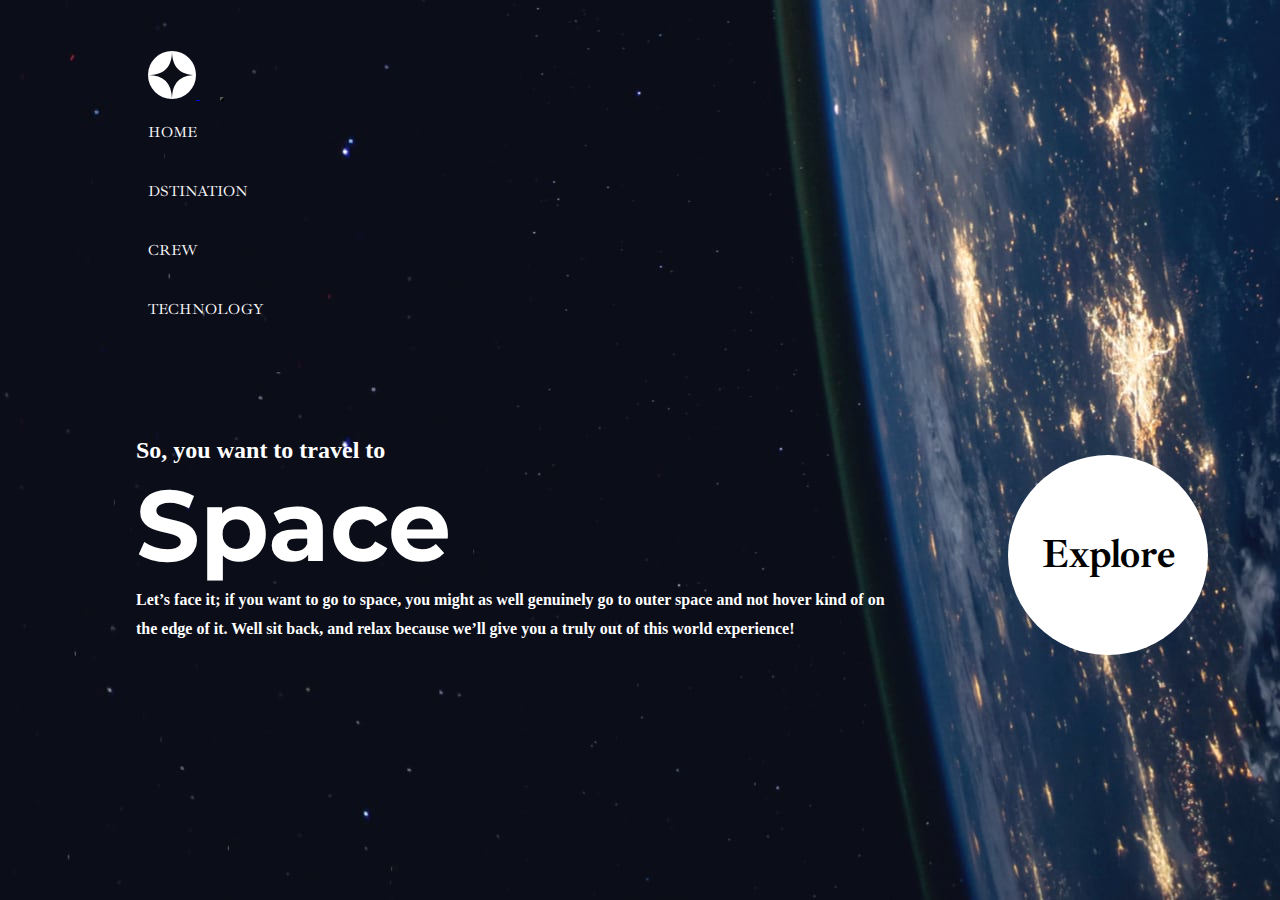
<file: index.html>
<!DOCTYPE html>
<html lang="en">

<head>
  <meta charset="UTF-8">
  <meta name="viewport"
        content="width=device-width, initial-scale=1.0">

  <!-- bootstrp cdn -->
  <link href="https://cdn.jsdelivr.net/npm/bootstrap@5.2.0/dist/css/bootstrap.min.css"
        rel="stylesheet"
        integrity="sha384-gH2yIJqKdNHPEq0n4Mqa/HGKIhSkIHeL5AyhkYV8i59U5AR6csBvApHHNl/vI1Bx"
        crossorigin="anonymous">
  <script src="https://cdn.jsdelivr.net/npm/bootstrap@5.2.0/dist/js/bootstrap.bundle.min.js"
          integrity="sha384-A3rJD856KowSb7dwlZdYEkO39Gagi7vIsF0jrRAoQmDKKtQBHUuLZ9AsSv4jD4Xa"
          crossorigin="anonymous"></script>
  <!-- favicon -->
  <link rel="icon"
        type="image/png"
        sizes="32x32"
        href="./assets/favicon-32x32.png">
  <!-- title -->
  <title> Space tourism website</title>
  <!-- stylesheet link -->
  <link rel="stylesheet"
        href="css/style.css">
  <!-- google font -->
  <link rel="preconnect"
        href="https://fonts.googleapis.com">
  <link rel="preconnect"
        href="https://fonts.gstatic.com"
        crossorigin>
  <link href="https://fonts.googleapis.com/css2?family=Ibarra+Real+Nova&family=Montserrat:ital,wght@0,700;0,900;1,900&family=Ubuntu:ital,wght@0,300;0,500;0,700;1,300;1,400;1,500;1,700&display=swap"
        rel="stylesheet">
</head>

<body class="background">

  <nav class="navbar navbar-expand-lg ">
    <div class="container-fluid">
      <a class="navbar-brand"
         href="Technology.html"> <img src="./assets/shared/logo.svg"
             alt="logo"> </a>
      <button class="navbar-toggler"
              type="button"
              data-bs-toggle="collapse"
              data-bs-target="#navbarSupportedContent"
              aria-controls="navbarSupportedContent"
              aria-expanded="false"
              aria-label="Toggle navigation">
        <span class="navbar-toggler-icon"></span>
      </button>
      <div class="collapse navbar-collapse"
           id="navbarSupportedContent">
        <ul class="navbar-nav ms-auto mb-2 mb-lg-0">
          <li class="nav-item">
            <a class="nav-link"
               aria-current="page"
               href="index.html">Home</a>
          </li>
          <li class="nav-item">
            <a class="nav-link"
               href="destination.html">Dstination</a>
          </li>
          <li class="nav-item">
            <a class="nav-link"
               href="crew.html">Crew</a>
          </li>
          <li class="nav-item">
            <a class="nav-link"
               href="technology.html">Technology</a>
          </li>
      </div>
    </div>
  </nav>
  <div class="row">
    <div class="col-md-6">
      <div class="content">
        <h2>So, you want to travel to</h2>
        <h1>Space</h1>
        <h4>Let’s face it; if you want to go to space, you might as well genuinely go to
          outer space and not hover kind of on the edge of it. Well sit back, and relax
          because we’ll give you a truly out of this world experience!
        </h4>
      </div>
    </div>

    <div class="col-md-6">
      <div class="Explore">
        <a href="destination.html"><span class="circle">
            <h3>Explore</h3>
          </span>
        </a>
      </div>
    </div>
  </div>




</body>

</html>
</file>
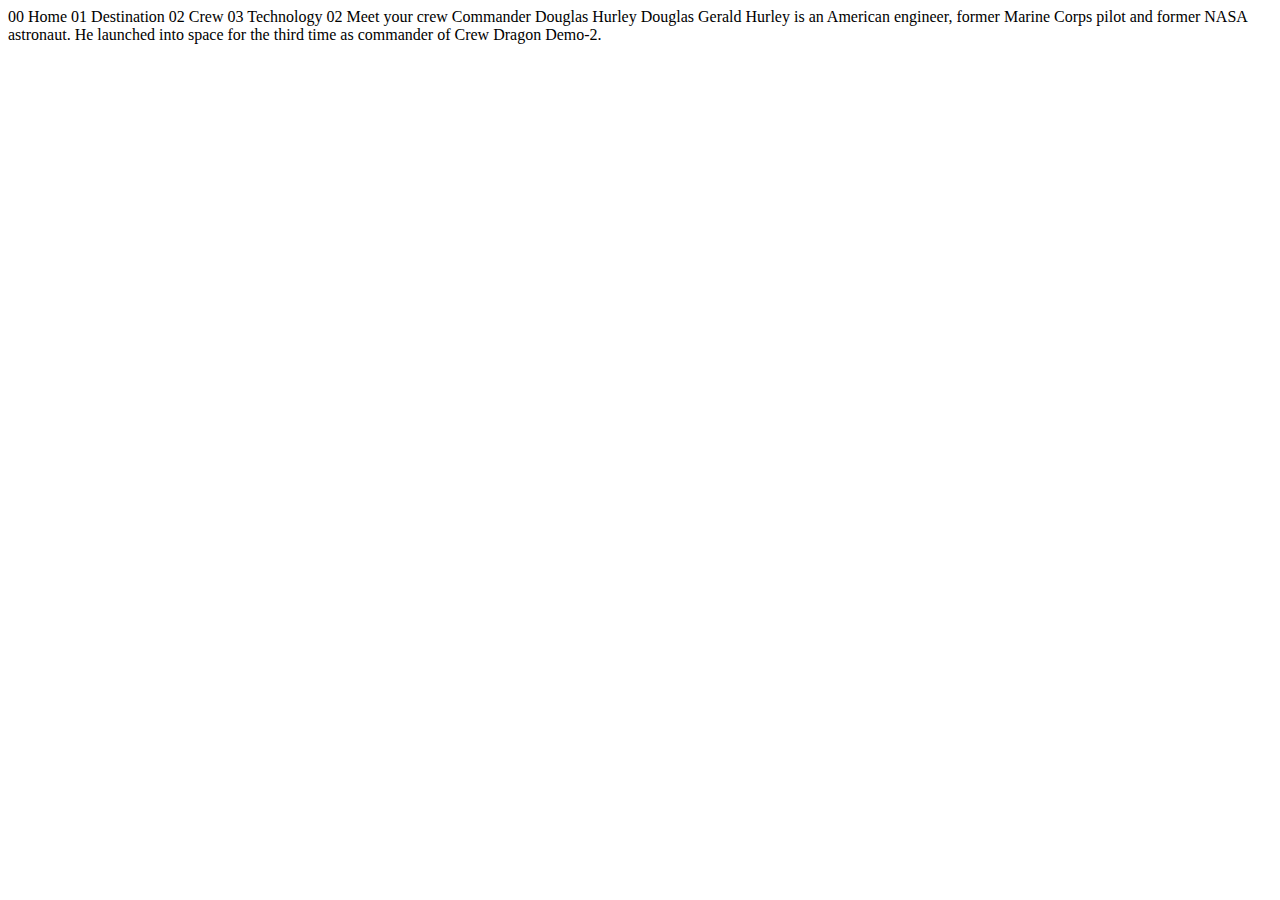
<file: crew-commander.html>
<!DOCTYPE html>
<html lang="en">
<head>
  <meta charset="UTF-8">
  <meta name="viewport" content="width=device-width, initial-scale=1.0">

  <link rel="icon" type="image/png" sizes="32x32" href="./assets/favicon-32x32.png">
  
  <title>Frontend Mentor | Space tourism website</title>
</head>
<body>

  00 Home
  01 Destination
  02 Crew
  03 Technology

  02 Meet your crew

  Commander
  Douglas Hurley

  Douglas Gerald Hurley is an American engineer, former Marine Corps pilot 
  and former NASA astronaut. He launched into space for the third time as 
  commander of Crew Dragon Demo-2.
</body>
</html>
</file>
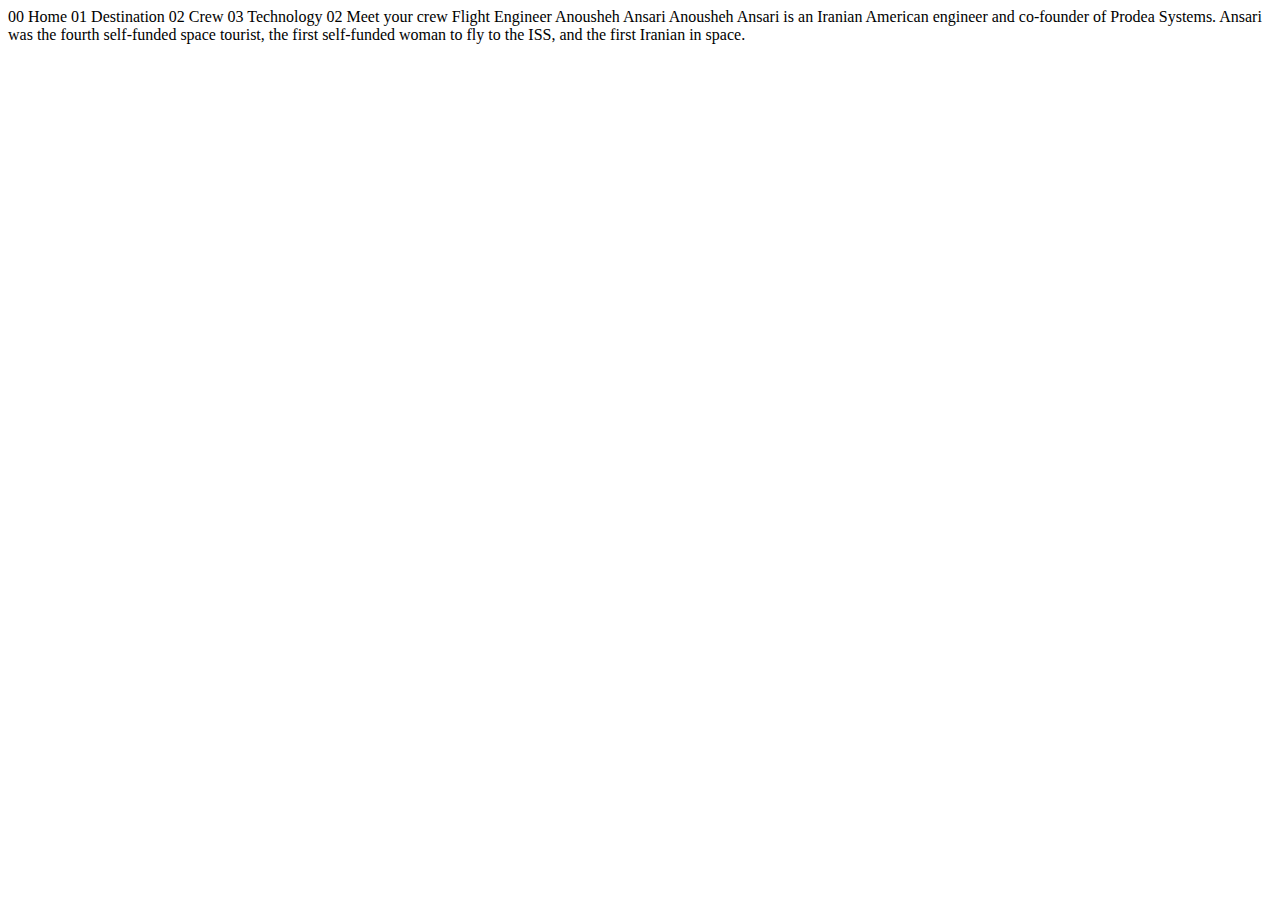
<file: crew-engineer.html>
<!DOCTYPE html>
<html lang="en">
<head>
  <meta charset="UTF-8">
  <meta name="viewport" content="width=device-width, initial-scale=1.0">

  <link rel="icon" type="image/png" sizes="32x32" href="./assets/favicon-32x32.png">
  
  <title>Frontend Mentor | Space tourism website</title>
</head>
<body>

  00 Home
  01 Destination
  02 Crew
  03 Technology

  02 Meet your crew

  Flight Engineer
  Anousheh Ansari

  Anousheh Ansari is an Iranian American engineer and co-founder of Prodea Systems. 
  Ansari was the fourth self-funded space tourist, the first self-funded woman to 
  fly to the ISS, and the first Iranian in space. 
</body>
</html>
</file>
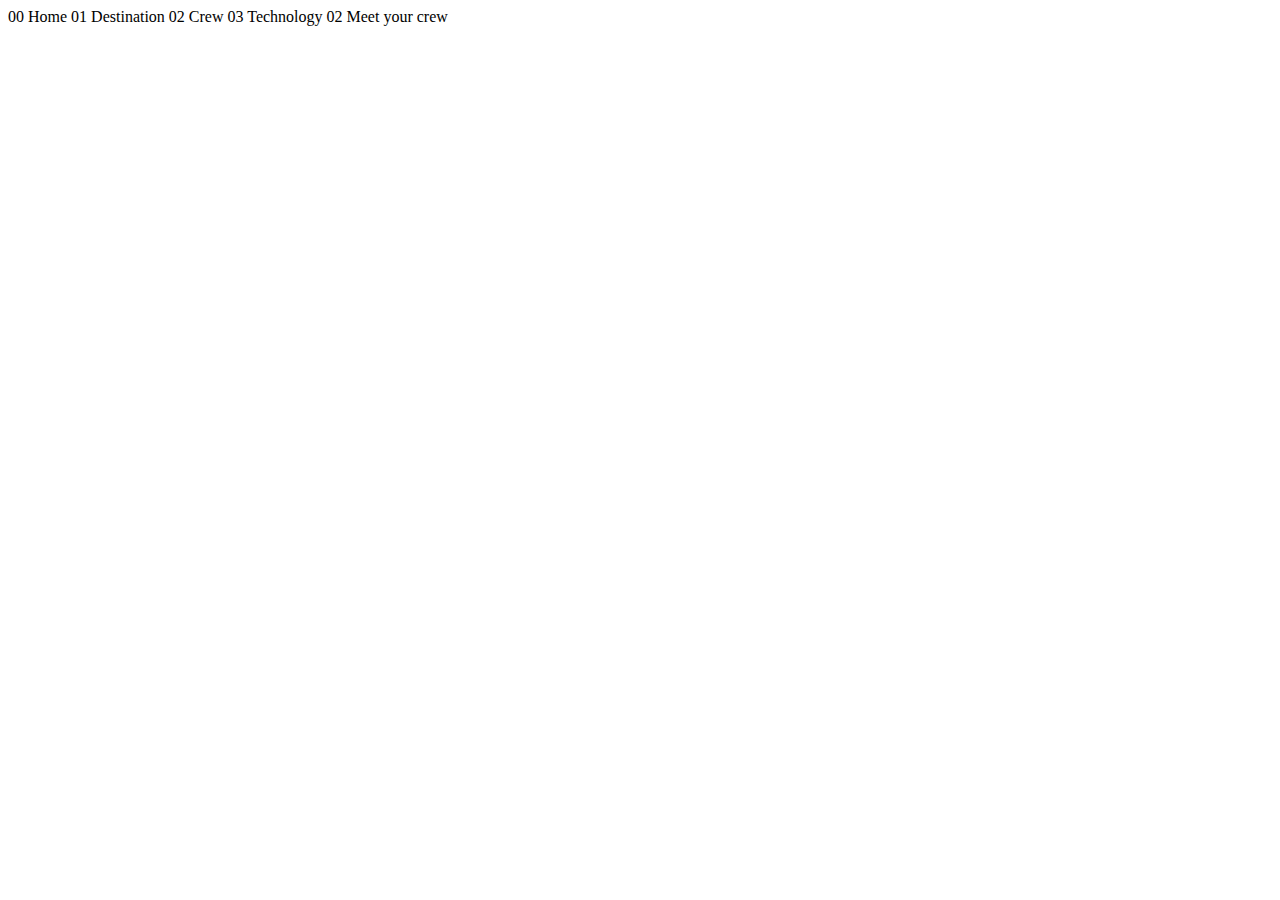
<file: crew-pilot.html>
<!DOCTYPE html>
<html lang="en">
<head>
  <meta charset="UTF-8">
  <meta name="viewport" content="width=device-width, initial-scale=1.0">

  <link rel="icon" type="image/png" sizes="32x32" href="./assets/favicon-32x32.png">

  <title>Frontend Mentor | Space tourism website</title>
</head>
<body>

  00 Home
  01 Destination
  02 Crew
  03 Technology

  02 Meet your crew


</body>
</html>
</file>
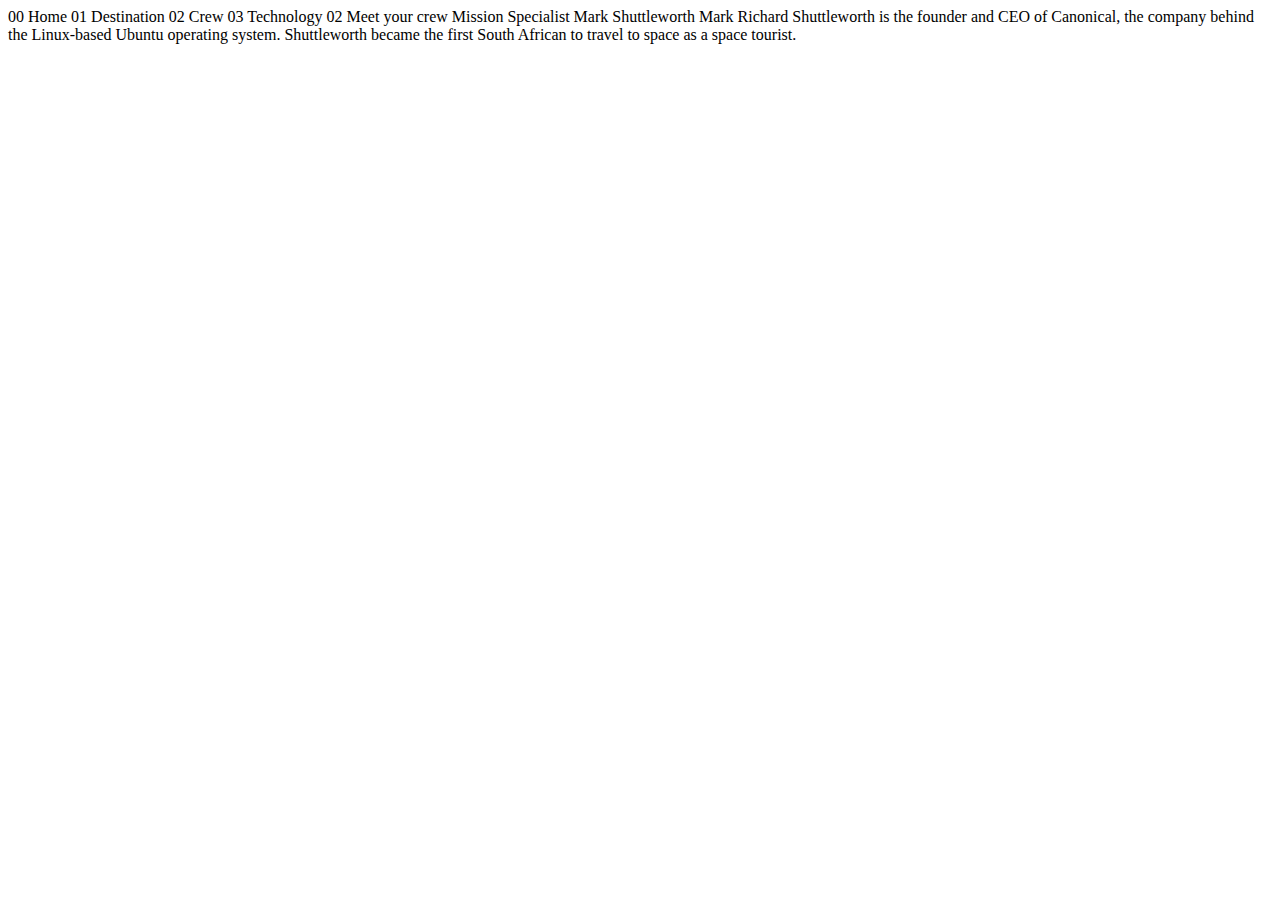
<file: crew-specialist.html>
<!DOCTYPE html>
<html lang="en">
<head>
  <meta charset="UTF-8">
  <meta name="viewport" content="width=device-width, initial-scale=1.0">

  <link rel="icon" type="image/png" sizes="32x32" href="./assets/favicon-32x32.png">
  
  <title>Frontend Mentor | Space tourism website</title>
</head>
<body>

  00 Home
  01 Destination
  02 Crew
  03 Technology

  02 Meet your crew

  Mission Specialist
  Mark Shuttleworth

  Mark Richard Shuttleworth is the founder and CEO of Canonical, the company behind 
  the Linux-based Ubuntu operating system. Shuttleworth became the first South 
  African to travel to space as a space tourist.
</body>
</html>
</file>
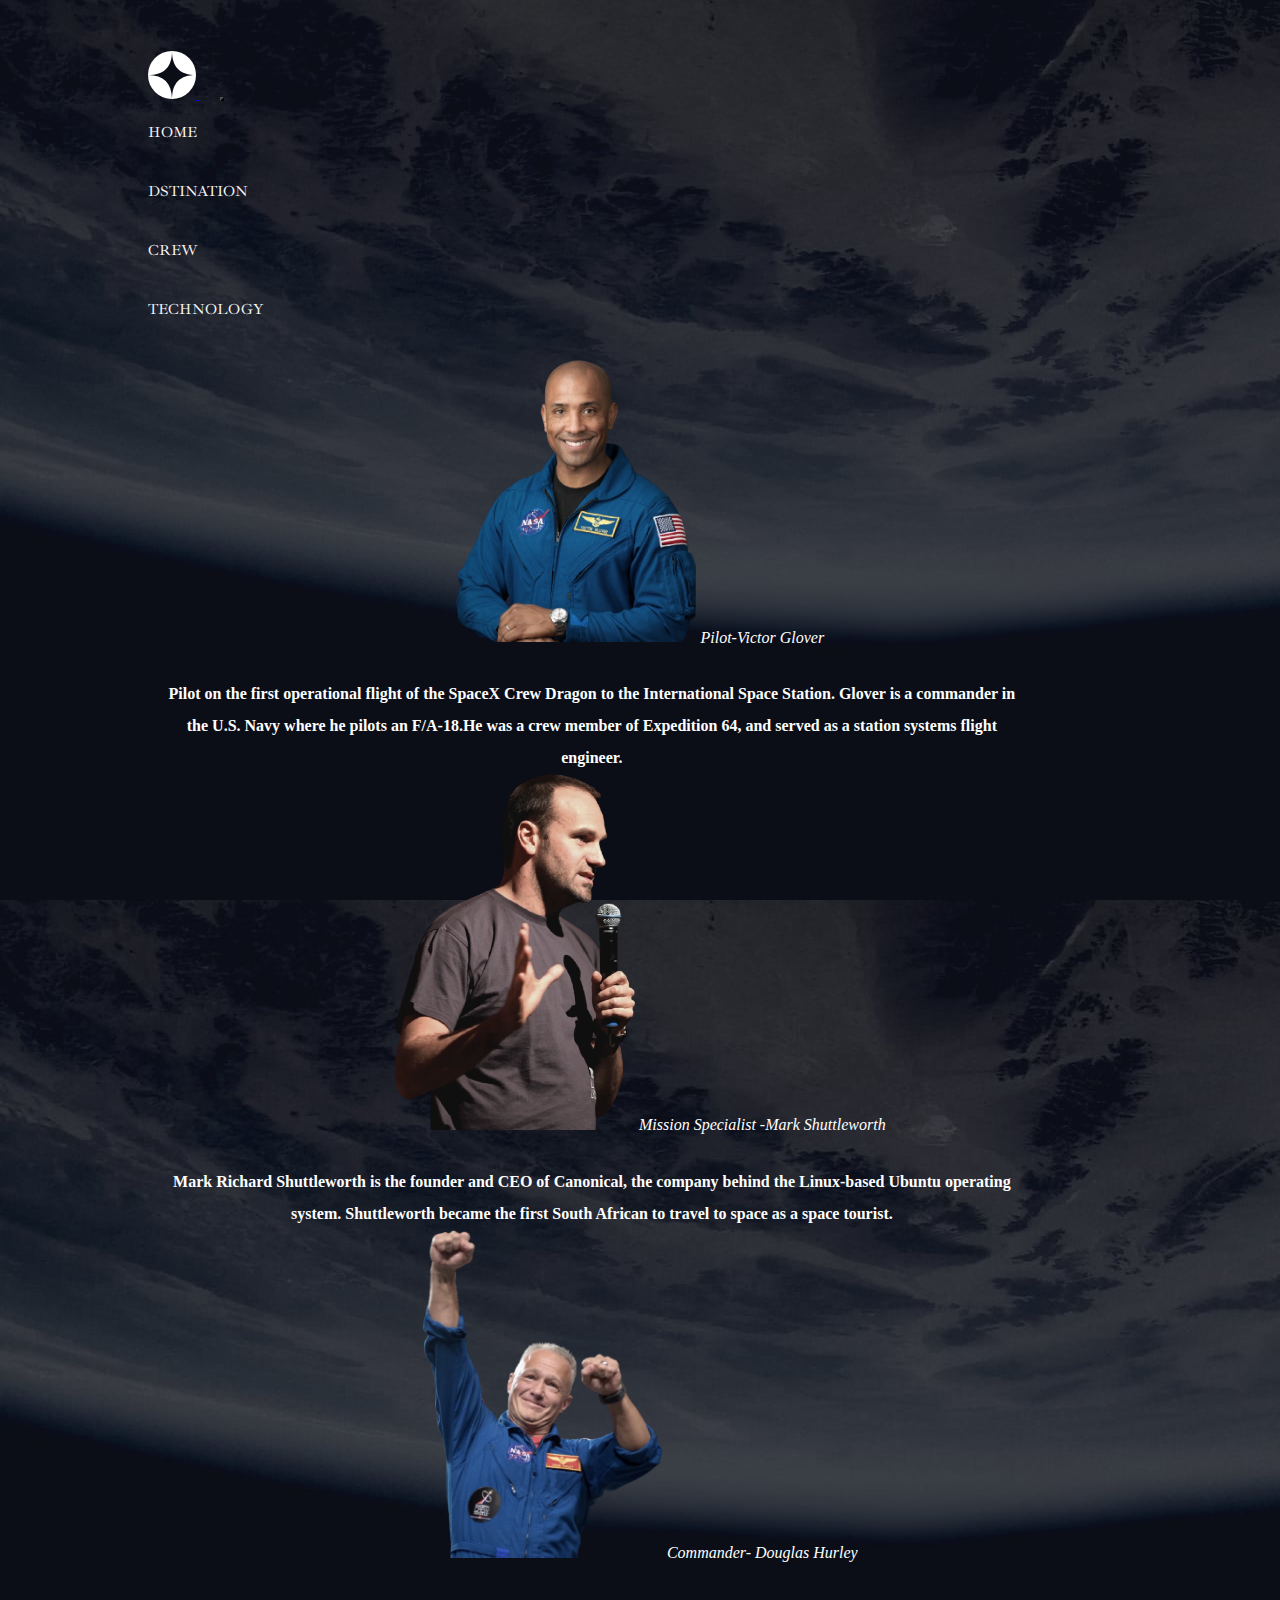
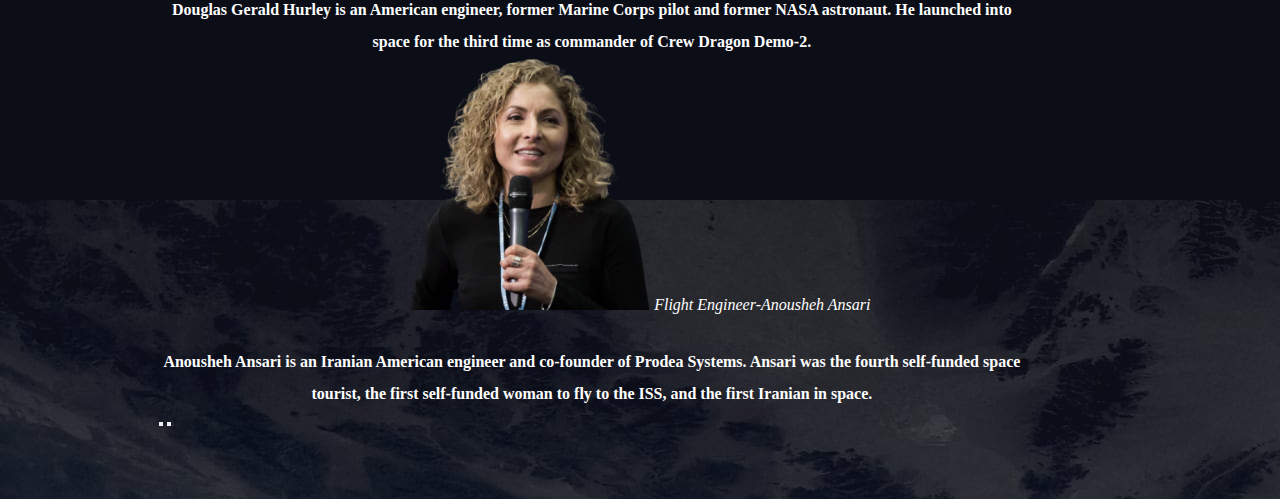
<file: crew.html>
<!DOCTYPE html>
<html lang="en">
<head>
  <meta charset="UTF-8">
  <meta name="viewport" content="width=device-width, initial-scale=1.0">

  <link rel="icon" type="image/png" sizes="32x32" href="./assets/favicon-32x32.png">

  <title>Frontend Mentor | Space tourism website</title>
  <!-- bootstrp cdn -->
  <link href="https://cdn.jsdelivr.net/npm/bootstrap@5.2.0/dist/css/bootstrap.min.css" rel="stylesheet" integrity="sha384-gH2yIJqKdNHPEq0n4Mqa/HGKIhSkIHeL5AyhkYV8i59U5AR6csBvApHHNl/vI1Bx" crossorigin="anonymous">
  <script src="https://cdn.jsdelivr.net/npm/bootstrap@5.2.0/dist/js/bootstrap.bundle.min.js" integrity="sha384-A3rJD856KowSb7dwlZdYEkO39Gagi7vIsF0jrRAoQmDKKtQBHUuLZ9AsSv4jD4Xa" crossorigin="anonymous"></script>
  <!-- favicon -->
  <link rel="icon" type="image/png" sizes="32x32" href="./assets/favicon-32x32.png">
  <!-- title -->
  <title>Space tourism website</title>
  <!-- stylesheet link -->
  <link rel="stylesheet" href="css\syle-destination.css">

  <!-- google font -->
  <link rel="preconnect" href="https://fonts.googleapis.com">
  <link rel="preconnect" href="https://fonts.gstatic.com" crossorigin>
  <link href="https://fonts.googleapis.com/css2?family=Ibarra+Real+Nova&family=Montserrat:ital,wght@0,700;0,900;1,900&family=Ubuntu:ital,wght@0,300;0,500;0,700;1,300;1,400;1,500;1,700&display=swap" rel="stylesheet">
  </head>
<body class="background-crew">

  <nav class="navbar navbar-expand-lg ">
    <div class="container-fluid">
      <a class="navbar-brand" href="index.html"> <img src="./assets/shared/logo.svg" alt="logo"> </a>
      <button class="navbar-toggler" type="button" data-bs-toggle="collapse" data-bs-target="#navbarSupportedContent" aria-controls="navbarSupportedContent" aria-expanded="false" aria-label="Toggle navigation">
        <span class="navbar-toggler-icon"></span>
      </button>
      <div class="collapse navbar-collapse" id="navbarSupportedContent">
        <ul class="navbar-nav ms-auto mb-2 mb-lg-0">
          <li class="nav-item">
            <a class="nav-link" aria-current="page" href="index.html">Home</a>
          </li>
          <li class="nav-item">
            <a class="nav-link" href="destination.html">Dstination</a>
          </li>
          <li class="nav-item">
            <a class="nav-link" href="crew.html">Crew</a>
          </li>
          <li class="nav-item">
            <a class="nav-link" href="Technology.html">Technology</a>
          </li>
      </div>
    </div>
  </nav>


  <div id="carouselExampleControls" class="carousel slide" data-bs-ride="carousel">
    <div class="carousel-inner">
      <div class="carousel-item active">

        <img class="testimonials-images" src="css\crew\image-victor-glover.webp" alt="dog-profile">
<em> Pilot-Victor Glover</em>
        <h2>

      <br>
      <div class="content">
        Pilot on the first operational flight of the SpaceX Crew Dragon to the
        International Space Station. Glover is a commander in the U.S. Navy where
        he pilots an F/A-18.He was a crew member of Expedition 64, and served as a
        station systems flight engineer.
</div>
      </h2>
       </div>

      <div class="carousel-item ">

      <img class="testimonials-images" src="css\crew\image-mark-shuttleworth.webp" alt="lady-profile">
<em> Mission Specialist -Mark Shuttleworth</em>
        <h2>

        <br>
        <div class="content">
          Mark Richard Shuttleworth is the founder and CEO of Canonical, the company behind
          the Linux-based Ubuntu operating system. Shuttleworth became the first South
          African to travel to space as a space tourist.
        </div>
        </h2>
       </div>
       <div class="carousel-item ">
       <img class="testimonials-images" src="css\crew\image-douglas-hurley.webp" alt="lady-profile">
<em>Commander- Douglas Hurley</em>
         <h2>


      <br>
      <div class="content">
         Douglas Gerald Hurley is an American engineer, former Marine Corps pilot
         and former NASA astronaut. He launched into space for the third time as
         commander of Crew Dragon Demo-2.
         </div>
       </h2>
       </div>
       <div class="carousel-item ">
       <img class="testimonials-images" src="css\crew\image-anousheh-ansari.webp" alt="lady-profile">
         <em>Flight Engineer-Anousheh Ansari</em>
         <h2>


       <br>
         <div class="content">
           Anousheh Ansari is an Iranian American engineer and co-founder of Prodea Systems.
           Ansari was the fourth self-funded space tourist, the first self-funded woman to
           fly to the ISS, and the first Iranian in space.
         </div> </h2>
       </div>
    </div>
    <button class="carousel-control-prev" type="button" data-bs-target="#carouselExampleControls" data-bs-slide="prev">
      <span class="carousel-control-prev-icon" aria-hidden="true"></span>

    </button>
    <button class="carousel-control-next" type="button" data-bs-target="#carouselExampleControls" data-bs-slide="next">
      <span class="carousel-control-next-icon" aria-hidden="true"></span>

    </button>
  </div>

  <!-- <div id="carouselExampleControls" class="carousel slide" data-ride="carousel">
    <div class="carousel-inner">
      <div class="carousel-item active">
        <img class="d-block w-100" src="css\crew\image-victor-glover.webp" alt="pilot">
      </div>
      <div class="carousel-item">
        <img class="d-block w-100" src="css\crew\image-mark-shuttleworth.webp" alt="commander">
      </div>
      <div class="carousel-item">
        <img class="d-block w-100" src="css\crew\image-douglas-hurley.webp" alt="engineer">
      </div>
      <div class="carousel-item">
        <img class="d-block w-100" src="css\crew\image-anousheh-ansari.webp" alt="specialist">
      </div>
    </div>
    <a class="carousel-control-prev" href="#carouselExampleControls" role="button" data-slide="prev">
      <span class="carousel-control-prev-icon" aria-hidden="true"></span>
      <span class="sr-only">Previous</span>
    </a>
    <a class="carousel-control-next" href="#carouselExampleControls" role="button" data-slide="next">
      <span class="carousel-control-next-icon" aria-hidden="true"></span>
      <span class="sr-only">Next</span>
    </a>
  </div> -->



</body>
</html>
</file>
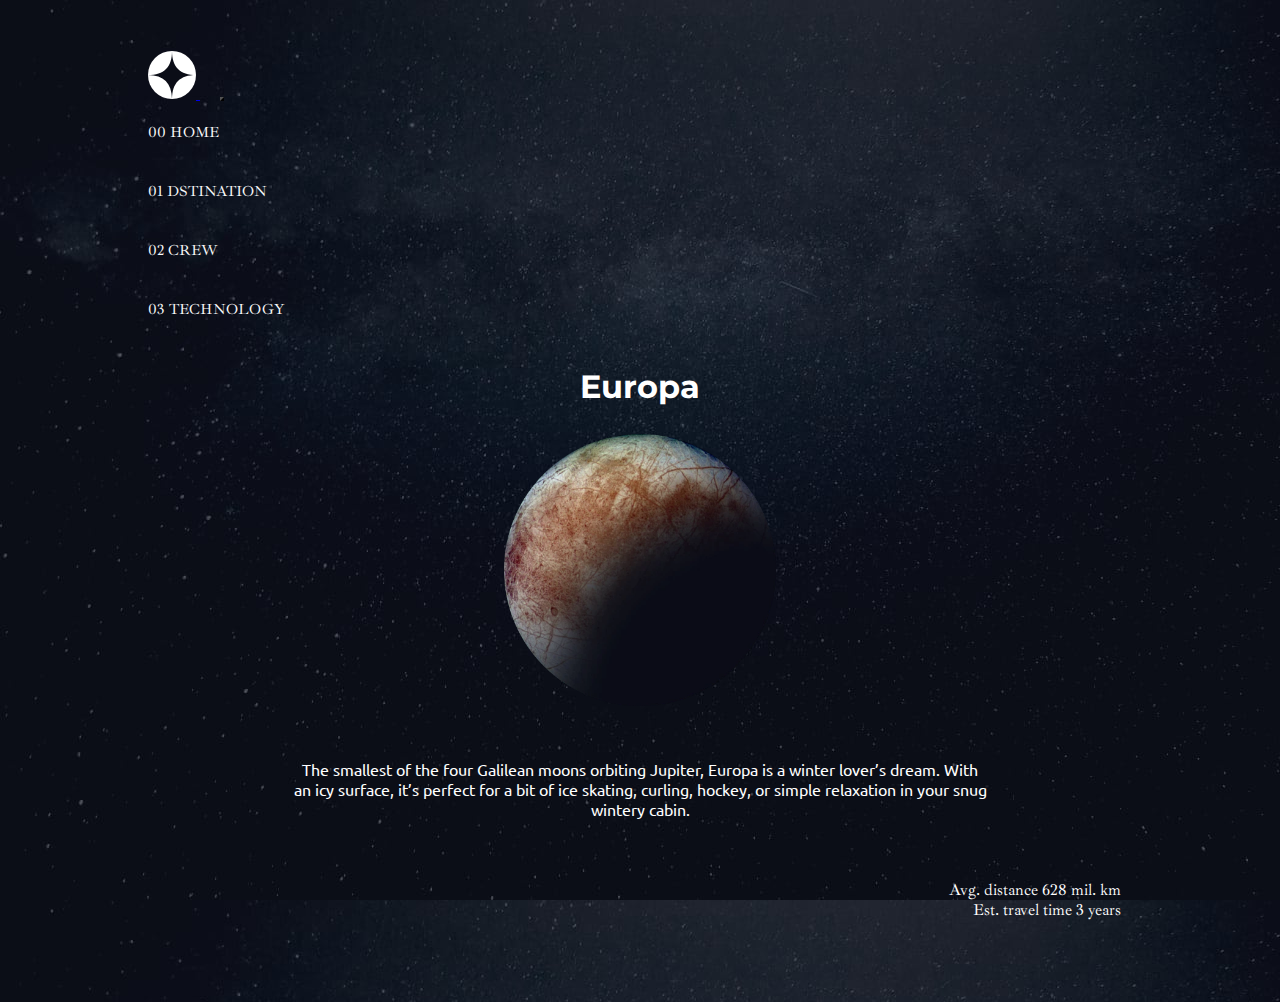
<file: destination-europa.html>
<!DOCTYPE html>
<html lang="en">
<head>
  <meta charset="UTF-8">
  <meta name="viewport" content="width=device-width, initial-scale=1.0">

  <link rel="icon" type="image/png" sizes="32x32" href="./assets/favicon-32x32.png">

  <title>Frontend Mentor | Space tourism website</title>
</head>
<body>

  <!DOCTYPE html>
  <html lang="en">
  <head>
    <meta charset="UTF-8">
    <meta name="viewport" content="width=device-width, initial-scale=1.0">

    <link rel="icon" type="image/png" sizes="32x32" href="./assets/favicon-32x32.png">

    <title>Frontend Mentor | Space tourism website</title>
    <!-- bootstrp cdn -->
    <link href="https://cdn.jsdelivr.net/npm/bootstrap@5.2.0/dist/css/bootstrap.min.css" rel="stylesheet" integrity="sha384-gH2yIJqKdNHPEq0n4Mqa/HGKIhSkIHeL5AyhkYV8i59U5AR6csBvApHHNl/vI1Bx" crossorigin="anonymous">
    <script src="https://cdn.jsdelivr.net/npm/bootstrap@5.2.0/dist/js/bootstrap.bundle.min.js" integrity="sha384-A3rJD856KowSb7dwlZdYEkO39Gagi7vIsF0jrRAoQmDKKtQBHUuLZ9AsSv4jD4Xa" crossorigin="anonymous"></script>
    <!-- favicon -->
    <link rel="icon" type="image/png" sizes="32x32" href="./assets/favicon-32x32.png">
    <!-- title -->
    <title>Frontend Mentor | Space tourism website</title>
    <!-- stylesheet link -->
    <link rel="stylesheet" href="css\syle-destination.css">
    <!-- google font -->
    <link rel="preconnect" href="https://fonts.googleapis.com">
    <link rel="preconnect" href="https://fonts.gstatic.com" crossorigin>
    <link href="https://fonts.googleapis.com/css2?family=Ibarra+Real+Nova&family=Montserrat:ital,wght@0,700;0,900;1,900&family=Ubuntu:ital,wght@0,300;0,500;0,700;1,300;1,400;1,500;1,700&display=swap" rel="stylesheet">
    </head>
  <body class="background">

    <nav class="navbar navbar-expand-lg ">
      <div class="container-fluid">
        <a class="navbar-brand" href="#"> <img src="./assets/shared/logo.svg" alt="logo"> </a>
        <button class="navbar-toggler" type="button" data-bs-toggle="collapse" data-bs-target="#navbarSupportedContent" aria-controls="navbarSupportedContent" aria-expanded="false" aria-label="Toggle navigation">
          <span class="navbar-toggler-icon"></span>
        </button>
        <div class="collapse navbar-collapse" id="navbarSupportedContent">
          <ul class="navbar-nav ms-auto mb-2 mb-lg-0">
            <li class="nav-item">
              <a class="nav-link" aria-current="page" href="index.html"> 00 Home</a>
            </li>
            <li class="nav-item">
              <a class="nav-link" href="destination.html">01 Dstination</a>
            </li>
            <li class="nav-item">
              <a class="nav-link" href="crew.html">02 Crew</a>
            </li>
            <li class="nav-item">
              <a class="nav-link" href="technology.html">03 Technology</a>
            </li>
        </div>
      </div>
    </nav>


     <h1  class="heading">Europa</h1>

     <div class="mars">
       <img class="mars-img" src="css/destination/image-europa.webp" alt="mars_image">
     </div>

    <br>
    <div class="about-mars">
      The smallest of the four Galilean moons orbiting Jupiter, Europa is a
      winter lover’s dream. With an icy surface, it’s perfect for a bit of
      ice skating, curling, hockey, or simple relaxation in your snug
      wintery cabin.
    </div>

  <div class="mars-distance">
    Avg. distance
    628 mil. km
  <br>

    Est. travel time
    3 years
  </div>

  </body>
  </html>







</body>
</html>
</file>
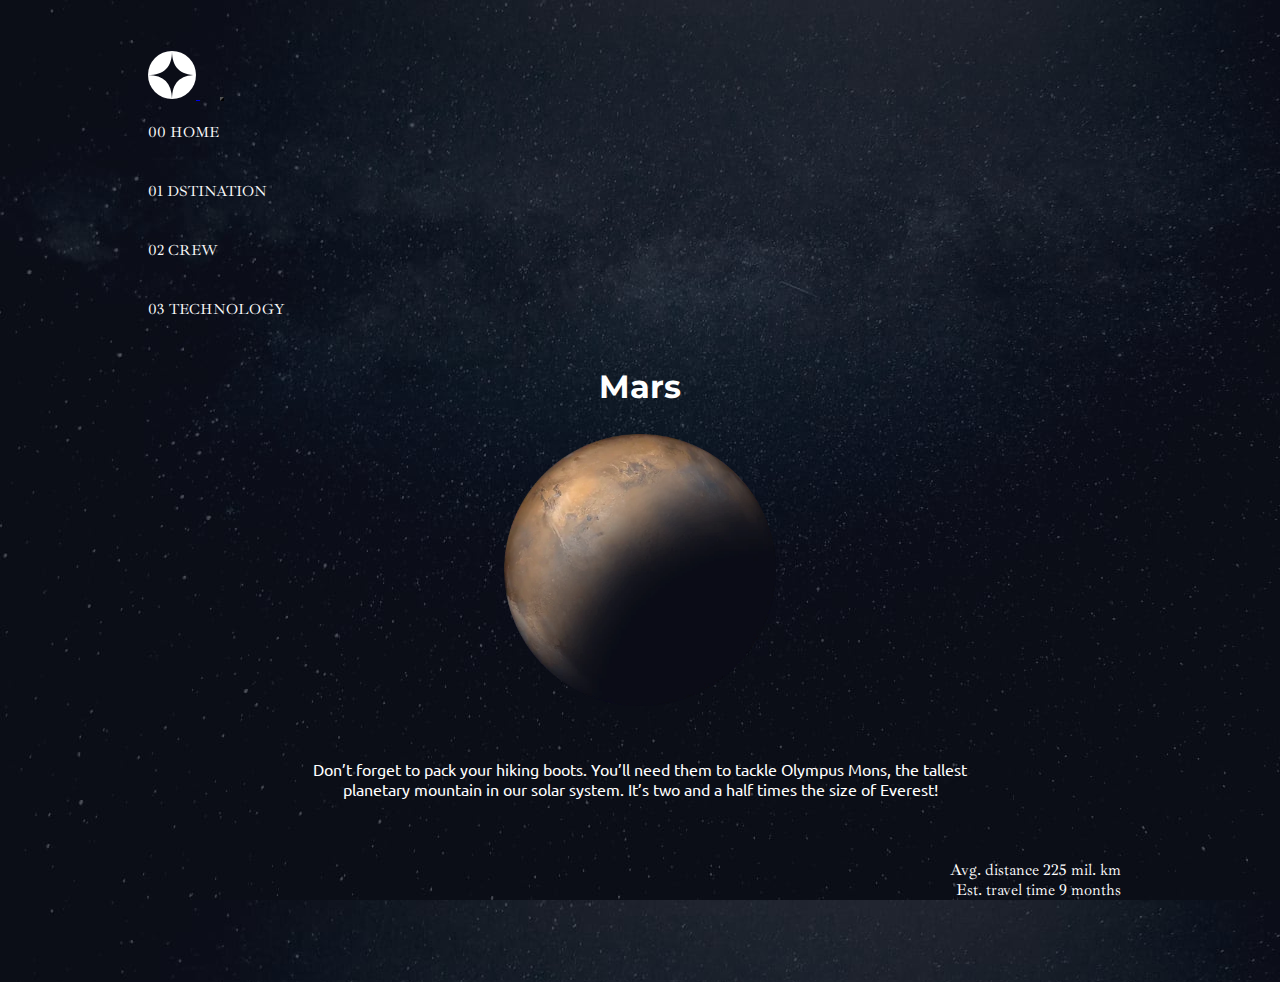
<file: destination-mars.html>
<!DOCTYPE html>
<html lang="en">
<head>
  <meta charset="UTF-8">
  <meta name="viewport" content="width=device-width, initial-scale=1.0">

  <link rel="icon" type="image/png" sizes="32x32" href="./assets/favicon-32x32.png">

  <title>Frontend Mentor | Space tourism website</title>
  <!-- bootstrp cdn -->
  <link href="https://cdn.jsdelivr.net/npm/bootstrap@5.2.0/dist/css/bootstrap.min.css" rel="stylesheet" integrity="sha384-gH2yIJqKdNHPEq0n4Mqa/HGKIhSkIHeL5AyhkYV8i59U5AR6csBvApHHNl/vI1Bx" crossorigin="anonymous">
  <script src="https://cdn.jsdelivr.net/npm/bootstrap@5.2.0/dist/js/bootstrap.bundle.min.js" integrity="sha384-A3rJD856KowSb7dwlZdYEkO39Gagi7vIsF0jrRAoQmDKKtQBHUuLZ9AsSv4jD4Xa" crossorigin="anonymous"></script>
  <!-- favicon -->
  <link rel="icon" type="image/png" sizes="32x32" href="./assets/favicon-32x32.png">
  <!-- title -->
  <title>Frontend Mentor | Space tourism website</title>
  <!-- stylesheet link -->
  <link rel="stylesheet" href="css\syle-destination.css">
  <!-- google font -->
  <link rel="preconnect" href="https://fonts.googleapis.com">
  <link rel="preconnect" href="https://fonts.gstatic.com" crossorigin>
  <link href="https://fonts.googleapis.com/css2?family=Ibarra+Real+Nova&family=Montserrat:ital,wght@0,700;0,900;1,900&family=Ubuntu:ital,wght@0,300;0,500;0,700;1,300;1,400;1,500;1,700&display=swap" rel="stylesheet">
  </head>
<body class="background">

  <nav class="navbar navbar-expand-lg ">
    <div class="container-fluid">
      <a class="navbar-brand" href="#"> <img src="./assets/shared/logo.svg" alt="logo"> </a>
      <button class="navbar-toggler" type="button" data-bs-toggle="collapse" data-bs-target="#navbarSupportedContent" aria-controls="navbarSupportedContent" aria-expanded="false" aria-label="Toggle navigation">
        <span class="navbar-toggler-icon"></span>
      </button>
      <div class="collapse navbar-collapse" id="navbarSupportedContent">
        <ul class="navbar-nav ms-auto mb-2 mb-lg-0">
          <li class="nav-item">
            <a class="nav-link" aria-current="page" href="index.html"> 00 Home</a>
          </li>
          <li class="nav-item">
            <a class="nav-link" href="destination.html">01 Dstination</a>
          </li>
          <li class="nav-item">
            <a class="nav-link" href="crew.html">02 Crew</a>
          </li>
          <li class="nav-item">
            <a class="nav-link" href="technology.html">03 Technology</a>
          </li>
      </div>
    </div>
  </nav>


   <h1  class="heading">Mars</h1>

   <div class="mars">
     <img class="mars-img" src="css/destination/image-mars.webp" alt="mars_image">
   </div>

  <br>
  <div class="about-mars">
    Don’t forget to pack your hiking boots. You’ll need them to tackle Olympus Mons,
    the tallest planetary mountain in our solar system. It’s two and a half times
    the size of Everest!
  </div>

<div class="mars-distance">
  Avg. distance
  225 mil. km
<br>
  Est. travel time
  9 months
</div>

</body>
</html>
</file>
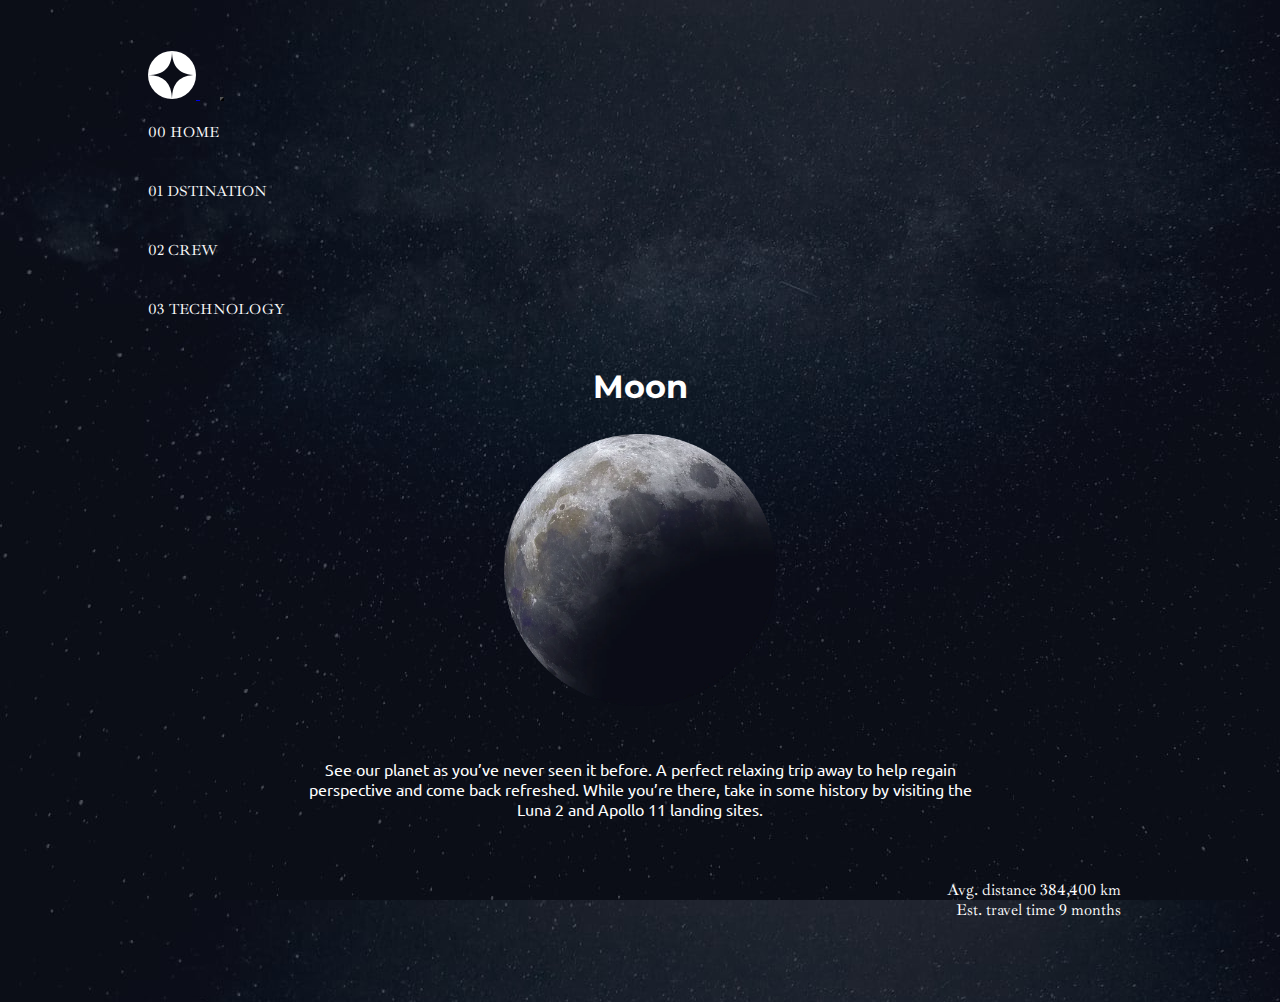
<file: destination-moon.html>
<!DOCTYPE html>
<html lang="en">
<head>
  <meta charset="UTF-8">
  <meta name="viewport" content="width=device-width, initial-scale=1.0">

  <link rel="icon" type="image/png" sizes="32x32" href="./assets/favicon-32x32.png">

  <title>Frontend Mentor | Space tourism website</title>
</head>
<body>
  <!DOCTYPE html>
  <html lang="en">
  <head>
    <meta charset="UTF-8">
    <meta name="viewport" content="width=device-width, initial-scale=1.0">

    <link rel="icon" type="image/png" sizes="32x32" href="./assets/favicon-32x32.png">

    <title>Frontend Mentor | Space tourism website</title>
    <!-- bootstrp cdn -->
    <link href="https://cdn.jsdelivr.net/npm/bootstrap@5.2.0/dist/css/bootstrap.min.css" rel="stylesheet" integrity="sha384-gH2yIJqKdNHPEq0n4Mqa/HGKIhSkIHeL5AyhkYV8i59U5AR6csBvApHHNl/vI1Bx" crossorigin="anonymous">
    <script src="https://cdn.jsdelivr.net/npm/bootstrap@5.2.0/dist/js/bootstrap.bundle.min.js" integrity="sha384-A3rJD856KowSb7dwlZdYEkO39Gagi7vIsF0jrRAoQmDKKtQBHUuLZ9AsSv4jD4Xa" crossorigin="anonymous"></script>
    <!-- favicon -->
    <link rel="icon" type="image/png" sizes="32x32" href="./assets/favicon-32x32.png">
    <!-- title -->
    <title>Frontend Mentor | Space tourism website</title>
    <!-- stylesheet link -->
    <link rel="stylesheet" href="css\syle-destination.css">
    <!-- google font -->
    <link rel="preconnect" href="https://fonts.googleapis.com">
    <link rel="preconnect" href="https://fonts.gstatic.com" crossorigin>
    <link href="https://fonts.googleapis.com/css2?family=Ibarra+Real+Nova&family=Montserrat:ital,wght@0,700;0,900;1,900&family=Ubuntu:ital,wght@0,300;0,500;0,700;1,300;1,400;1,500;1,700&display=swap" rel="stylesheet">
    </head>
  <body class="background">

    <nav class="navbar navbar-expand-lg ">
      <div class="container-fluid">
        <a class="navbar-brand" href="#"> <img src="./assets/shared/logo.svg" alt="logo"> </a>
        <button class="navbar-toggler" type="button" data-bs-toggle="collapse" data-bs-target="#navbarSupportedContent" aria-controls="navbarSupportedContent" aria-expanded="false" aria-label="Toggle navigation">
          <span class="navbar-toggler-icon"></span>
        </button>
        <div class="collapse navbar-collapse" id="navbarSupportedContent">
          <ul class="navbar-nav ms-auto mb-2 mb-lg-0">
            <li class="nav-item">
              <a class="nav-link" aria-current="page" href="index.html"> 00 Home</a>
            </li>
            <li class="nav-item">
              <a class="nav-link" href="destination.html">01 Dstination</a>
            </li>
            <li class="nav-item">
              <a class="nav-link" href="crew.html">02 Crew</a>
            </li>
            <li class="nav-item">
              <a class="nav-link" href="technology.html">03 Technology</a>
            </li>
        </div>
      </div>
    </nav>


     <h1  class="heading">Moon</h1>

     <div class="mars">
       <img class="mars-img" src="css/destination/image-moon.webp" alt="mars_image">
     </div>

    <br>
    <div class="about-mars">
      See our planet as you’ve never seen it before. A perfect relaxing trip away to help
      regain perspective and come back refreshed. While you’re there, take in some history
      by visiting the Luna 2 and Apollo 11 landing sites.
    </div>

  <div class="mars-distance">
    Avg. distance
    384,400 km

  <br>
    Est. travel time
    9 months
  </div>

  </body>
  </html>

</body>
</html>
</file>
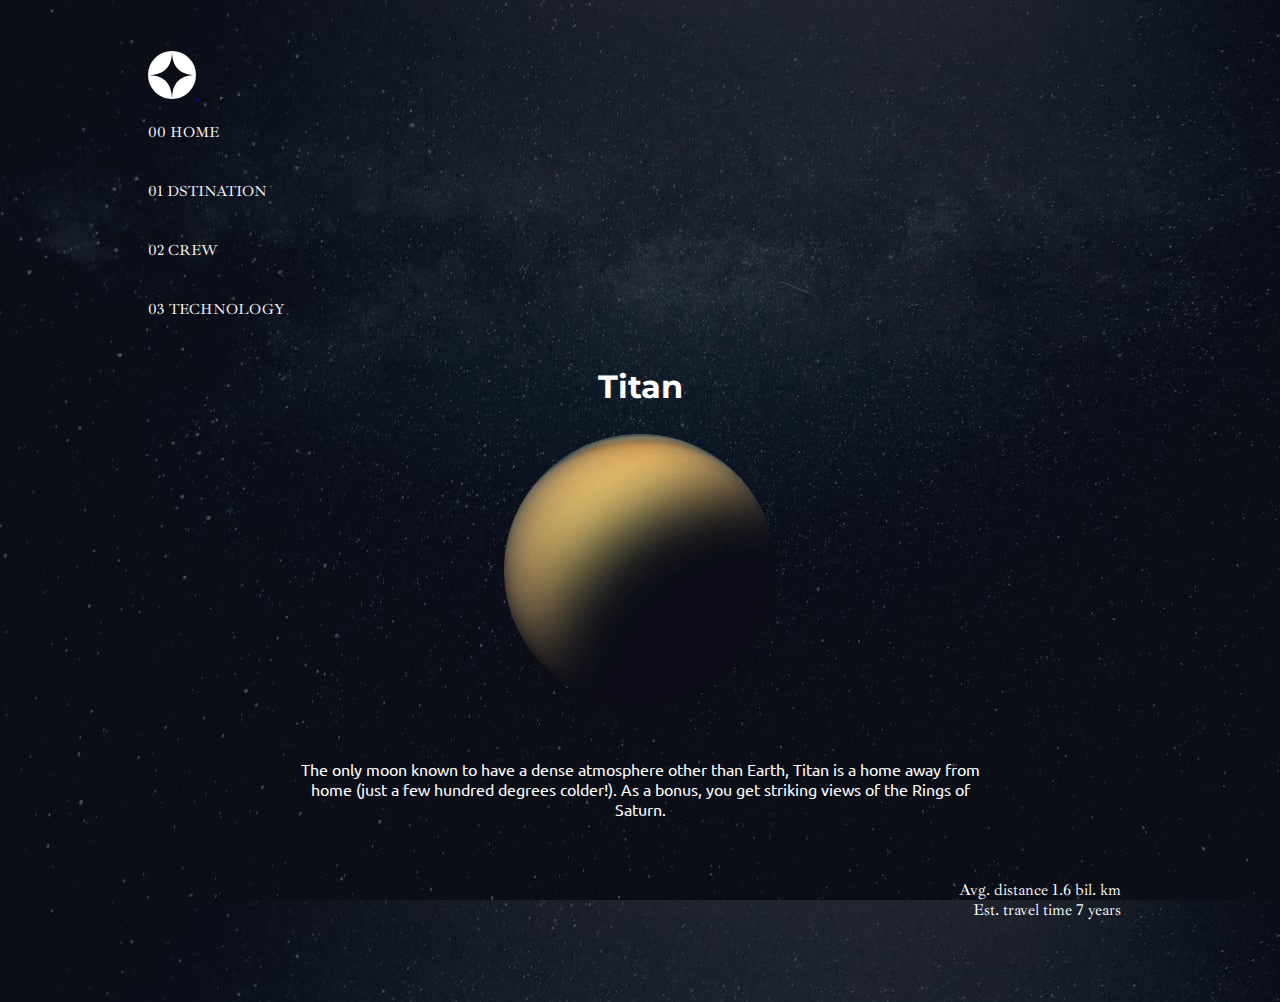
<file: destination-titan.html>
<!DOCTYPE html>
<html lang="en">
<head>
  <meta charset="UTF-8">
  <meta name="viewport" content="width=device-width, initial-scale=1.0">

  <link rel="icon" type="image/png" sizes="32x32" href="./assets/favicon-32x32.png">

  <title>Frontend Mentor | Space tourism website</title>
</head>
<body>

  <!DOCTYPE html>
  <html lang="en">
  <head>
    <meta charset="UTF-8">
    <meta name="viewport" content="width=device-width, initial-scale=1.0">

    <link rel="icon" type="image/png" sizes="32x32" href="./assets/favicon-32x32.png">

    <title>Frontend Mentor | Space tourism website</title>
    <!-- bootstrp cdn -->
    <link href="https://cdn.jsdelivr.net/npm/bootstrap@5.2.0/dist/css/bootstrap.min.css" rel="stylesheet" integrity="sha384-gH2yIJqKdNHPEq0n4Mqa/HGKIhSkIHeL5AyhkYV8i59U5AR6csBvApHHNl/vI1Bx" crossorigin="anonymous">
    <script src="https://cdn.jsdelivr.net/npm/bootstrap@5.2.0/dist/js/bootstrap.bundle.min.js" integrity="sha384-A3rJD856KowSb7dwlZdYEkO39Gagi7vIsF0jrRAoQmDKKtQBHUuLZ9AsSv4jD4Xa" crossorigin="anonymous"></script>
    <!-- favicon -->
    <link rel="icon" type="image/png" sizes="32x32" href="./assets/favicon-32x32.png">
    <!-- title -->
    <title>Frontend Mentor | Space tourism website</title>
    <!-- stylesheet link -->
    <link rel="stylesheet" href="css\syle-destination.css">
    <!-- google font -->
    <link rel="preconnect" href="https://fonts.googleapis.com">
    <link rel="preconnect" href="https://fonts.gstatic.com" crossorigin>
    <link href="https://fonts.googleapis.com/css2?family=Ibarra+Real+Nova&family=Montserrat:ital,wght@0,700;0,900;1,900&family=Ubuntu:ital,wght@0,300;0,500;0,700;1,300;1,400;1,500;1,700&display=swap" rel="stylesheet">
    </head>
  <body class="background">

    <nav class="navbar navbar-expand-lg ">
      <div class="container-fluid">
        <a class="navbar-brand" href="#"> <img src="./assets/shared/logo.svg" alt="logo"> </a>
        <button class="navbar-toggler" type="button" data-bs-toggle="collapse" data-bs-target="#navbarSupportedContent" aria-controls="navbarSupportedContent" aria-expanded="false" aria-label="Toggle navigation">
          <span class="navbar-toggler-icon"></span>
        </button>
        <div class="collapse navbar-collapse" id="navbarSupportedContent">
          <ul class="navbar-nav ms-auto mb-2 mb-lg-0">
            <li class="nav-item">
              <a class="nav-link" aria-current="page" href="index.html"> 00 Home</a>
            </li>
            <li class="nav-item">
              <a class="nav-link" href="destination.html">01 Dstination</a>
            </li>
            <li class="nav-item">
              <a class="nav-link" href="crew.html">02 Crew</a>
            </li>
            <li class="nav-item">
              <a class="nav-link" href="technology.html">03 Technology</a>
            </li>
        </div>
      </div>
    </nav>


     <h1  class="heading">Titan</h1>

     <div class="mars">
       <img class="mars-img" src="css/destination/image-titan.webp" alt="mars_image">
     </div>

    <br>
    <div class="about-mars">
      The only moon known to have a dense atmosphere other than Earth, Titan
      is a home away from home (just a few hundred degrees colder!). As a
      bonus, you get striking views of the Rings of Saturn.
    </div>

  <div class="mars-distance">
    Avg. distance
    1.6 bil. km

  <br>
  Est. travel time
  7 years
  </div>

  </body>
  </html>

</body>
</html>
</file>
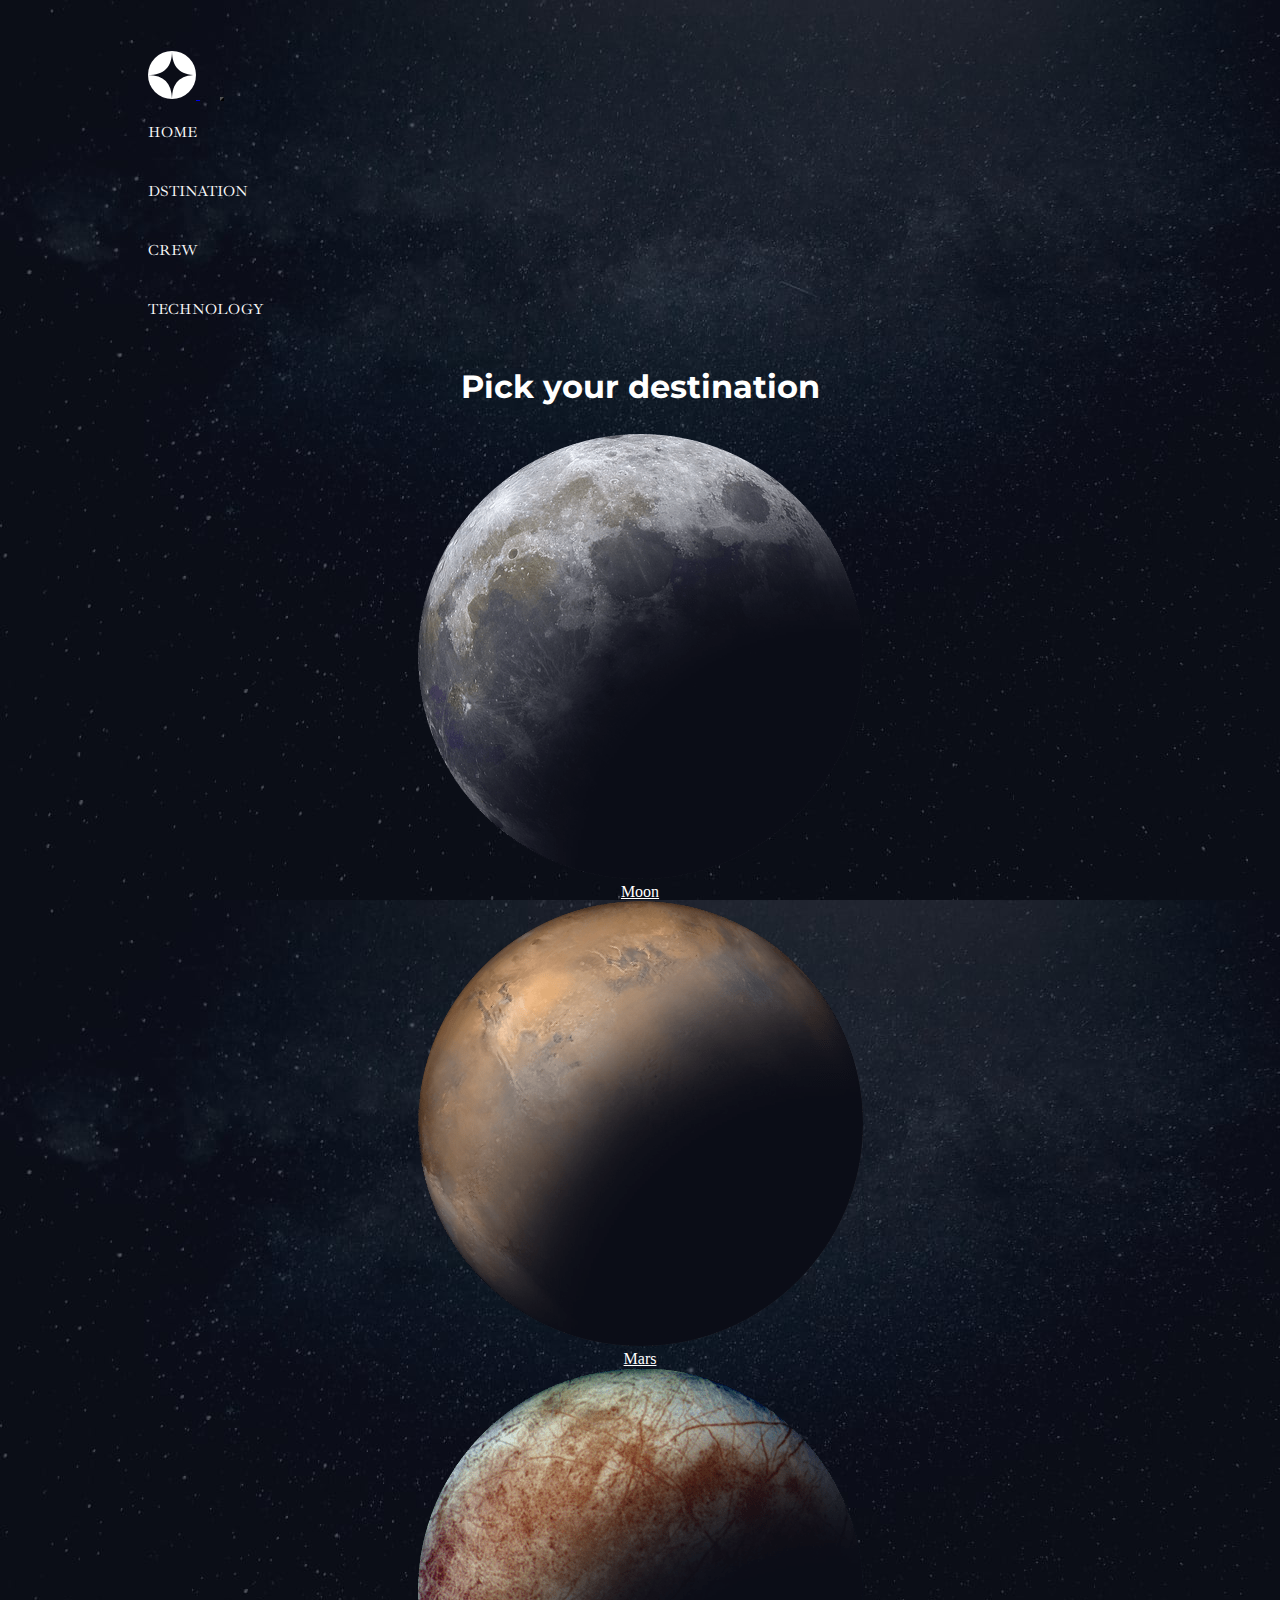
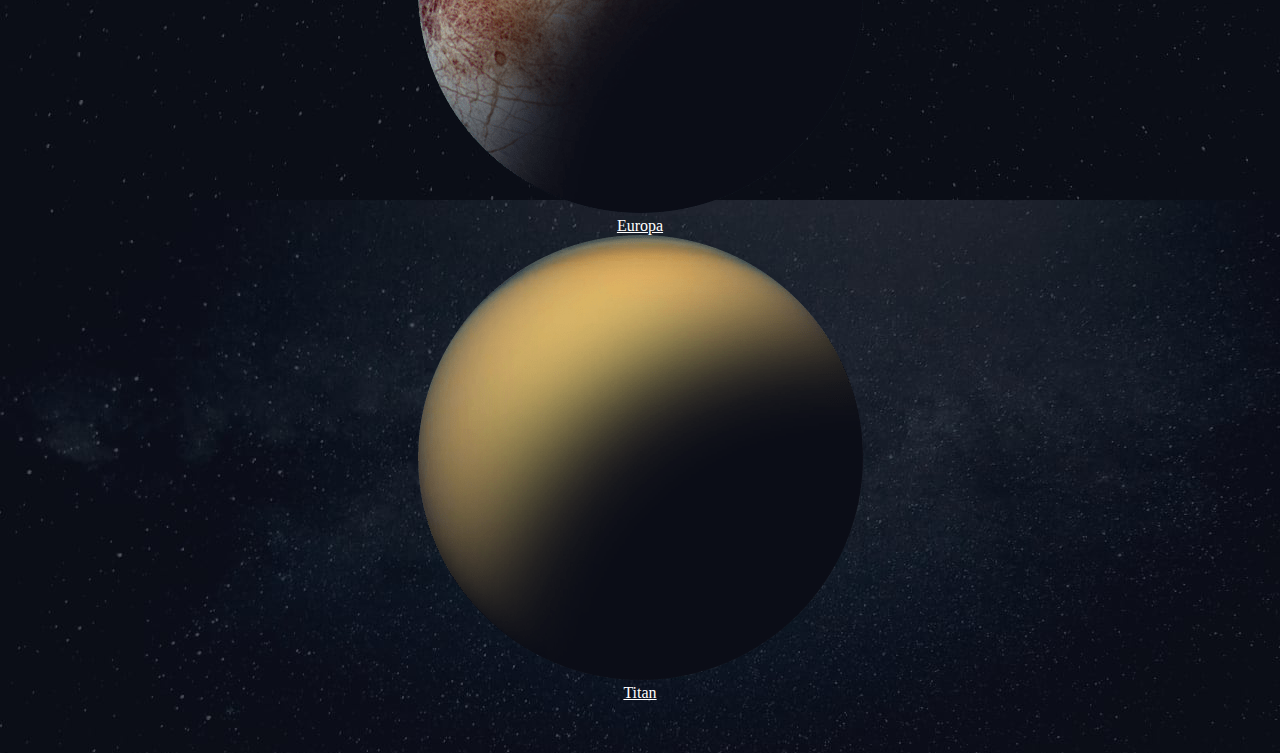
<file: destination.html>
<!DOCTYPE html>
<html lang="en">

<head>
  <meta charset="UTF-8">
  <meta name="viewport"
        content="width=device-width, initial-scale=1.0">

  <link rel="icon"
        type="image/png"
        sizes="32x32"
        href="./assets/favicon-32x32.png">

  <title>Frontend Mentor | Space tourism website</title>
  <!-- bootstrp cdn -->
  <link href="https://cdn.jsdelivr.net/npm/bootstrap@5.2.0/dist/css/bootstrap.min.css"
        rel="stylesheet"
        integrity="sha384-gH2yIJqKdNHPEq0n4Mqa/HGKIhSkIHeL5AyhkYV8i59U5AR6csBvApHHNl/vI1Bx"
        crossorigin="anonymous">
  <script src="https://cdn.jsdelivr.net/npm/bootstrap@5.2.0/dist/js/bootstrap.bundle.min.js"
          integrity="sha384-A3rJD856KowSb7dwlZdYEkO39Gagi7vIsF0jrRAoQmDKKtQBHUuLZ9AsSv4jD4Xa"
          crossorigin="anonymous"></script>
  <!-- favicon -->
  <link rel="icon"
        type="image/png"
        sizes="32x32"
        href="./assets/favicon-32x32.png">
  <!-- title -->
  <title> Space tourism website</title>
  <!-- stylesheet link -->
  <link rel="stylesheet"
        href="css\syle-destination.css">

  <!-- google font -->
  <link rel="preconnect"
        href="https://fonts.googleapis.com">
  <link rel="preconnect"
        href="https://fonts.gstatic.com"
        crossorigin>
  <link href="https://fonts.googleapis.com/css2?family=Ibarra+Real+Nova&family=Montserrat:ital,wght@0,700;0,900;1,900&family=Ubuntu:ital,wght@0,300;0,500;0,700;1,300;1,400;1,500;1,700&display=swap"
        rel="stylesheet">
</head>

<body class="background">

  <nav class="navbar navbar-expand-lg ">
    <div class="container-fluid">
      <a class="navbar-brand"
         href="index.html"> <img src="./assets/shared/logo.svg"
             alt="logo"> </a>
      <button class="navbar-toggler"
              type="button"
              data-bs-toggle="collapse"
              data-bs-target="#navbarSupportedContent"
              aria-controls="navbarSupportedContent"
              aria-expanded="false"
              aria-label="Toggle navigation">
        <span class="navbar-toggler-icon"></span>
      </button>
      <div class="collapse navbar-collapse"
           id="navbarSupportedContent">
        <ul class="navbar-nav ms-auto mb-2 mb-lg-0">
          <li class="nav-item">
            <a class="nav-link"
               aria-current="page"
               href="index.html">Home</a>
          </li>
          <li class="nav-item">
            <a class="nav-link"
               href="destination.html">Dstination</a>
          </li>
          <li class="nav-item">
            <a class="nav-link"
               href="crew.html">Crew</a>
          </li>
          <li class="nav-item">
            <a class="nav-link"
               href="Technology.html">Technology</a>
          </li>
      </div>
    </div>
  </nav>
  <div class="heading">
    <h1>Pick your destination</h1>
  </div>


  <div class="row">
    <div class=" col-md-3 col-sm-6 col-12">
      <div class="card">
        <a href="destination-moon.html"> <img class="card-img-top"
               src="css\destination\image-moon.png"
               alt="Card image cap"></a>
        <div class="card-body">
          <a class=" btn btn-lg btn-block "
             type="button"
             href="destination-moon.html">Moon</a>

        </div>
      </div>
    </div>

    <div class="col-md-3 col-sm-6 col-12">
      <div class="card">
        <a href="destination-mars.html"><img class="card-img-top"
               src="css\destination\image-mars.png"
               alt="Card image cap"></a>
        <div class="card-body">
          <a class=" btn btn-lg btn-block "
             type="button"
             href="destination-mars.html">Mars</a>
        </div>
      </div>
    </div>
    <div class="col-md-3 col-sm-6 col-12">
      <div class="card">
        <a href="destination-europa.html"><img class="card-img-top"
               src="css\destination\image-europa.png"
               alt="Card image cap"></a>
        <div class="card-body">
          <a class=" btn btn-lg btn-block "
             type="button"
             href="destination-europa.html">Europa</a>

        </div>
      </div>

    </div>
    <div class="col-md-3 col-sm-6 col-12">
      <div class="card">
        <a href="destination-titan.html"><img class="card-img-top"
               src="css\destination\image-titan.png"
               alt="Card image cap"></a>
        <div class="card-body">
          <a class=" btn btn-lg btn-block "
             type="button"
             href="destination-titan.html">Titan</a>

        </div>
      </div>
    </div>
  </div>

</body>

</html>
</file>
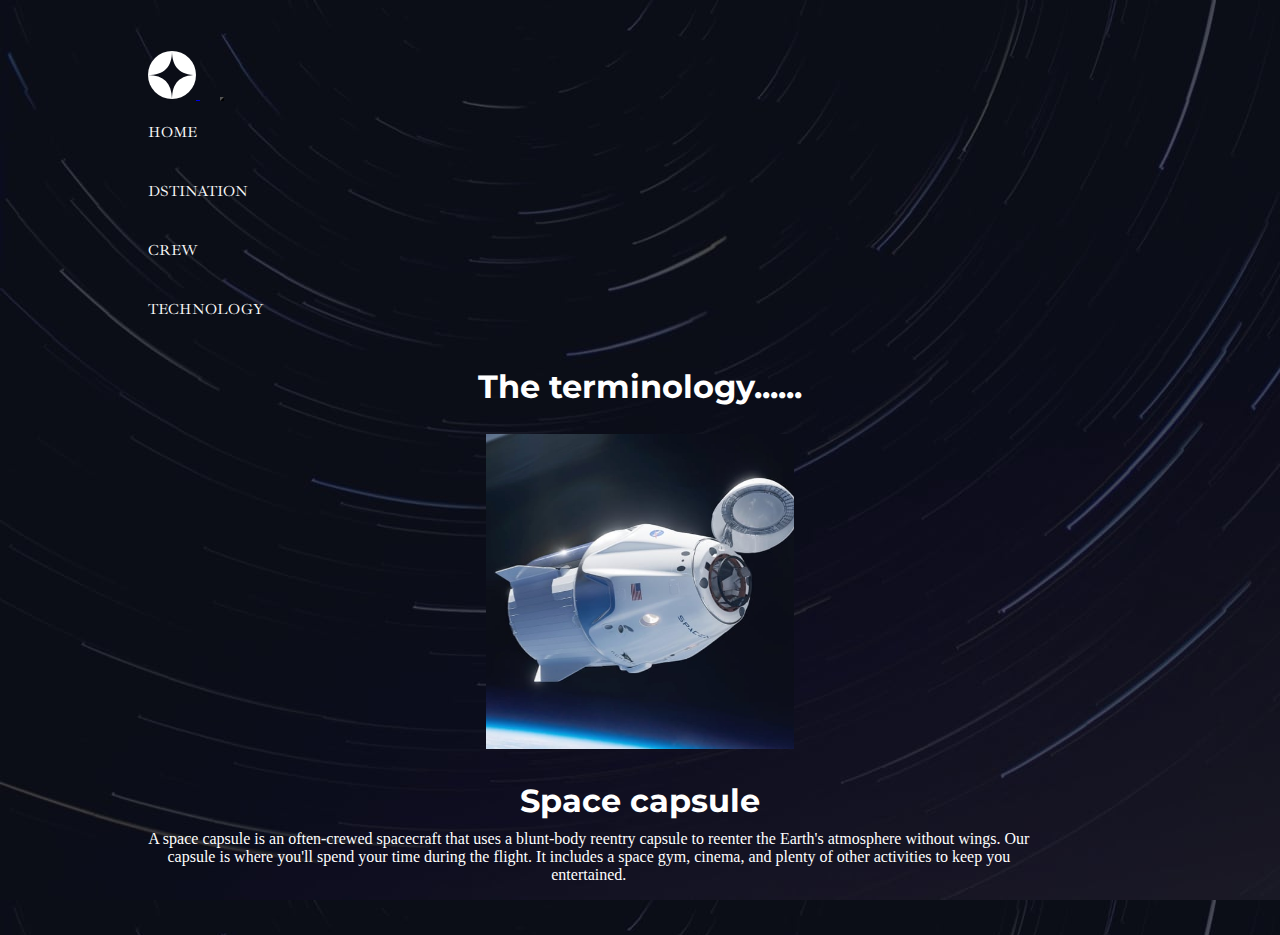
<file: technology-capsule.html>
<!DOCTYPE html>
<html lang="en">
<head>
  <meta charset="UTF-8">
  <meta name="viewport" content="width=device-width, initial-scale=1.0">

  <link rel="icon" type="image/png" sizes="32x32" href="./assets/favicon-32x32.png">

  <title>Space tourism website</title>
  <link href="https://cdn.jsdelivr.net/npm/bootstrap@5.2.0/dist/css/bootstrap.min.css" rel="stylesheet" integrity="sha384-gH2yIJqKdNHPEq0n4Mqa/HGKIhSkIHeL5AyhkYV8i59U5AR6csBvApHHNl/vI1Bx" crossorigin="anonymous">
  <script src="https://cdn.jsdelivr.net/npm/bootstrap@5.2.0/dist/js/bootstrap.bundle.min.js" integrity="sha384-A3rJD856KowSb7dwlZdYEkO39Gagi7vIsF0jrRAoQmDKKtQBHUuLZ9AsSv4jD4Xa" crossorigin="anonymous"></script>
  <!-- favicon -->
  <link rel="icon" type="image/png" sizes="32x32" href="./assets/favicon-32x32.png">
  <!-- title -->
  <title>Space tourism website</title>
  <!-- stylesheet link -->
  <link rel="stylesheet" href="css\syle-destination.css">

  <!-- google font -->
  <link rel="preconnect" href="https://fonts.googleapis.com">
  <link rel="preconnect" href="https://fonts.gstatic.com" crossorigin>
  <link href="https://fonts.googleapis.com/css2?family=Ibarra+Real+Nova&family=Montserrat:ital,wght@0,700;0,900;1,900&family=Ubuntu:ital,wght@0,300;0,500;0,700;1,300;1,400;1,500;1,700&display=swap" rel="stylesheet">

</head>
<body>

  <body class="background-technology">

    <nav class="navbar navbar-expand-lg ">
      <div class="container-fluid">
        <a class="navbar-brand" href="index.html"> <img src="./assets/shared/logo.svg" alt="logo"> </a>
        <button class="navbar-toggler" type="button" data-bs-toggle="collapse" data-bs-target="#navbarSupportedContent" aria-controls="navbarSupportedContent" aria-expanded="false" aria-label="Toggle navigation">
          <span class="navbar-toggler-icon"></span>
        </button>
        <div class="collapse navbar-collapse" id="navbarSupportedContent">
          <ul class="navbar-nav ms-auto mb-2 mb-lg-0">
            <li class="nav-item">
              <a class="nav-link" aria-current="page" href="index.html">Home</a>
            </li>
            <li class="nav-item">
              <a class="nav-link" href="destination.html">Dstination</a>
            </li>
            <li class="nav-item">
              <a class="nav-link" href="crew.html">Crew</a>
            </li>
            <li class="nav-item">
              <a class="nav-link" href="Technology.html">Technology</a>
            </li>
        </div>
      </div>
    </nav>

    <h1 class="heading">The terminology......</h1>


  </body>
 <center><img class="capsule-img"
         src="css\technology\image-space-capsule-portrait.jpg"
         alt=""></center>
<br>
<h1 class="heading-technology">Space capsule</h1>

<div class="content">
  A space capsule is an often-crewed spacecraft that uses a blunt-body reentry
  capsule to reenter the Earth's atmosphere without wings. Our capsule is where
  you'll spend your time during the flight. It includes a space gym, cinema,
  and plenty of other activities to keep you entertained.
</div>

</body>
</html>
</file>
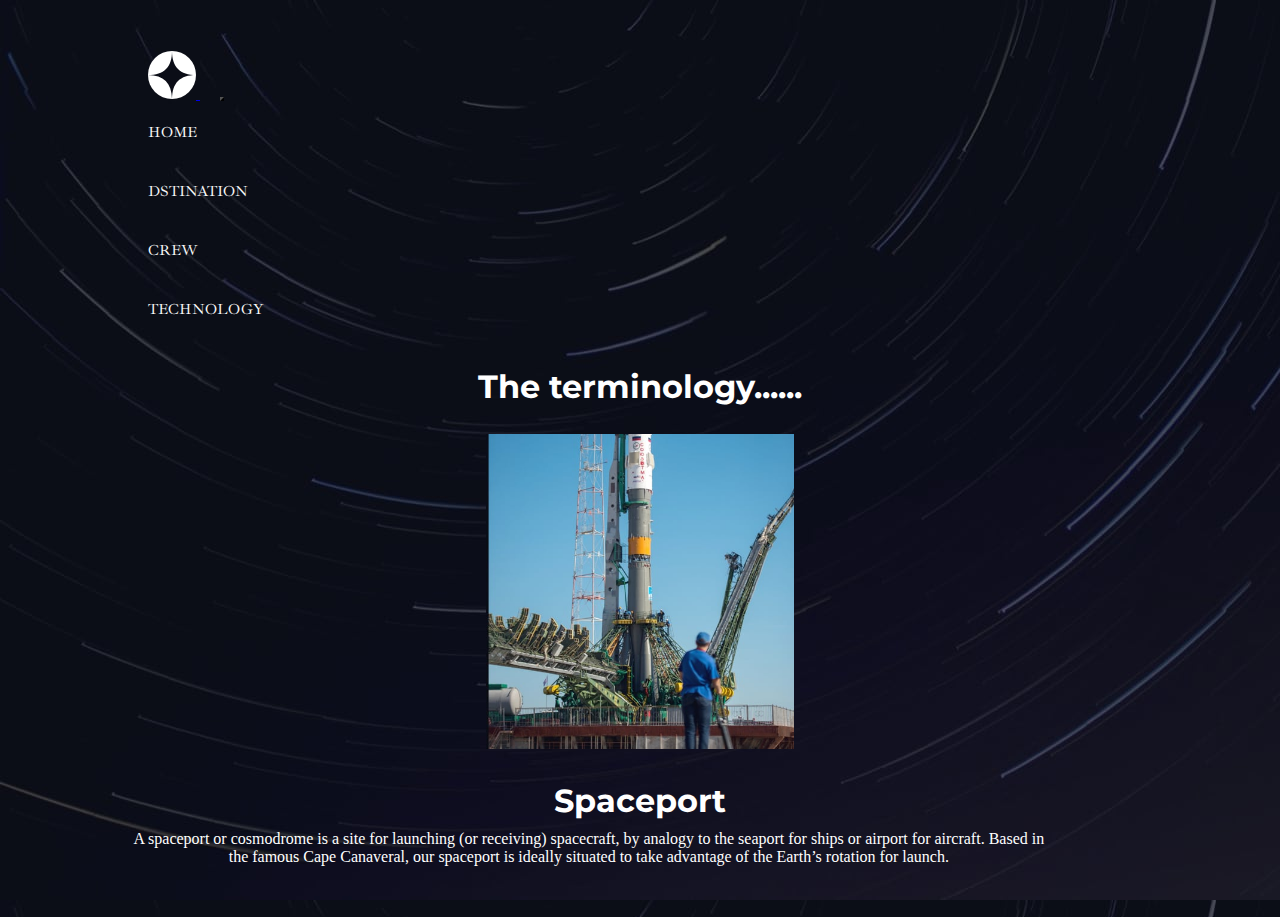
<file: technology-spaceport.html>
<!DOCTYPE html>
<html lang="en">
<head>
  <meta charset="UTF-8">
  <meta name="viewport" content="width=device-width, initial-scale=1.0">

  <link rel="icon" type="image/png" sizes="32x32" href="./assets/favicon-32x32.png">

  <title>Space tourism website</title>
  <link href="https://cdn.jsdelivr.net/npm/bootstrap@5.2.0/dist/css/bootstrap.min.css" rel="stylesheet" integrity="sha384-gH2yIJqKdNHPEq0n4Mqa/HGKIhSkIHeL5AyhkYV8i59U5AR6csBvApHHNl/vI1Bx" crossorigin="anonymous">
  <script src="https://cdn.jsdelivr.net/npm/bootstrap@5.2.0/dist/js/bootstrap.bundle.min.js" integrity="sha384-A3rJD856KowSb7dwlZdYEkO39Gagi7vIsF0jrRAoQmDKKtQBHUuLZ9AsSv4jD4Xa" crossorigin="anonymous"></script>
  <!-- favicon -->
  <link rel="icon" type="image/png" sizes="32x32" href="./assets/favicon-32x32.png">
  <!-- title -->
  <title>Space tourism website</title>
  <!-- stylesheet link -->
  <link rel="stylesheet" href="css\syle-destination.css">

  <!-- google font -->
  <link rel="preconnect" href="https://fonts.googleapis.com">
  <link rel="preconnect" href="https://fonts.gstatic.com" crossorigin>
  <link href="https://fonts.googleapis.com/css2?family=Ibarra+Real+Nova&family=Montserrat:ital,wght@0,700;0,900;1,900&family=Ubuntu:ital,wght@0,300;0,500;0,700;1,300;1,400;1,500;1,700&display=swap" rel="stylesheet">

</head>
<body>

  <body class="background-technology">

    <nav class="navbar navbar-expand-lg ">
      <div class="container-fluid">
        <a class="navbar-brand" href="index.html"> <img src="./assets/shared/logo.svg" alt="logo"> </a>
        <button class="navbar-toggler" type="button" data-bs-toggle="collapse" data-bs-target="#navbarSupportedContent" aria-controls="navbarSupportedContent" aria-expanded="false" aria-label="Toggle navigation">
          <span class="navbar-toggler-icon"></span>
        </button>
        <div class="collapse navbar-collapse" id="navbarSupportedContent">
          <ul class="navbar-nav ms-auto mb-2 mb-lg-0">
            <li class="nav-item">
              <a class="nav-link" aria-current="page" href="index.html">Home</a>
            </li>
            <li class="nav-item">
              <a class="nav-link" href="destination.html">Dstination</a>
            </li>
            <li class="nav-item">
              <a class="nav-link" href="crew.html">Crew</a>
            </li>
            <li class="nav-item">
              <a class="nav-link" href="Technology.html">Technology</a>
            </li>
        </div>
      </div>
    </nav>

    <h1 class="heading">The terminology......</h1>


  </body>
 <center><img class="capsule-img"
         src="css\technology\image-spaceport-portrait.jpg"
         alt=""></center>
<br>
<h1 class="heading-technology">Spaceport</h1>

<div class="content">

    A spaceport or cosmodrome is a site for launching (or receiving) spacecraft,
    by analogy to the seaport for ships or airport for aircraft. Based in the
    famous Cape Canaveral, our spaceport is ideally situated to take advantage
    of the Earth’s rotation for launch.
</div>

</body>
</html>
</file>
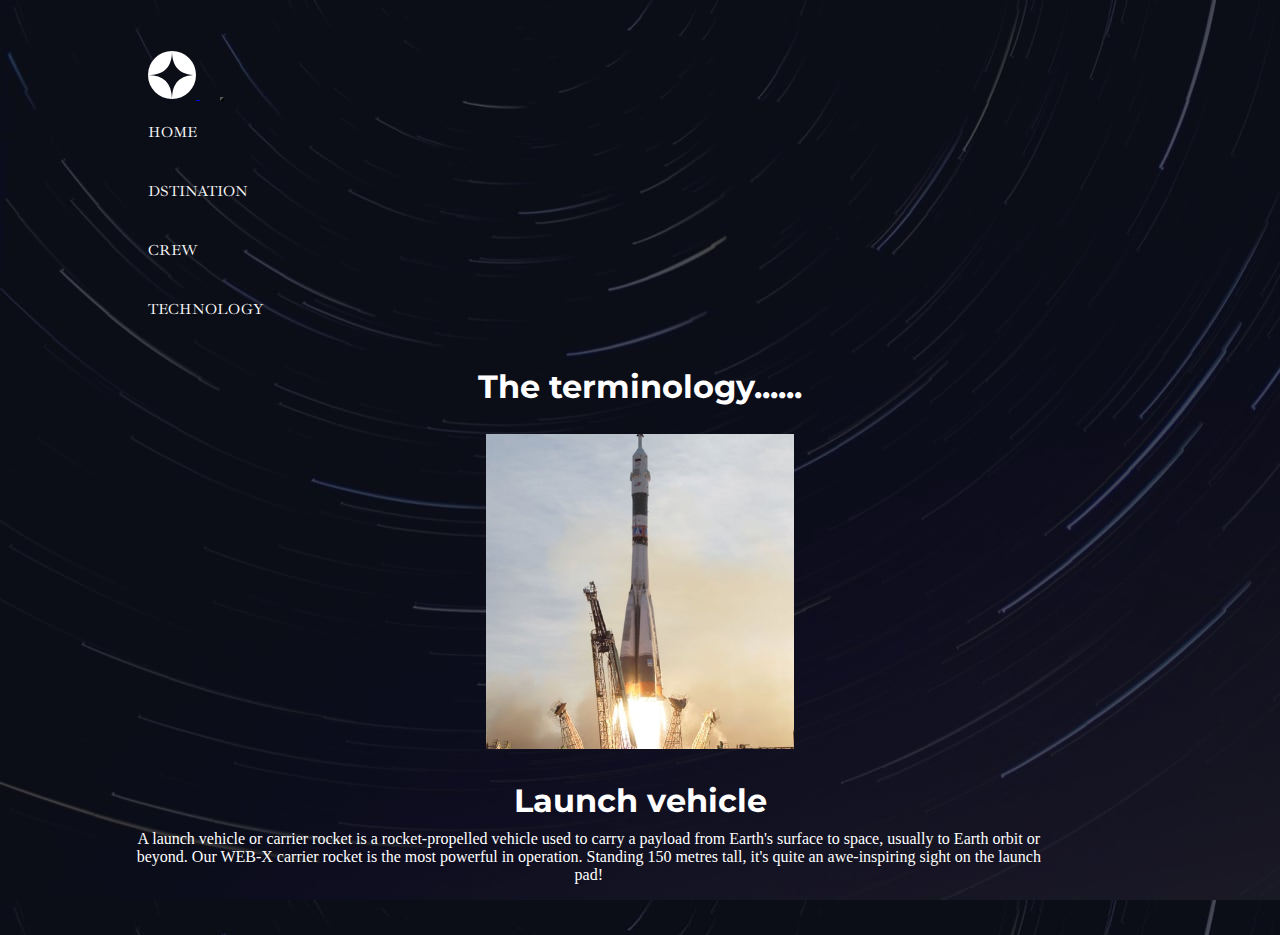
<file: technology-vehicle.html>
<!DOCTYPE html>
<html lang="en">

<head>
  <meta charset="UTF-8">
  <meta name="viewport"
        content="width=device-width, initial-scale=1.0">

  <link rel="icon"
        type="image/png"
        sizes="32x32"
        href="./assets/favicon-32x32.png">

  <title>Space tourism website</title>
  <link href="https://cdn.jsdelivr.net/npm/bootstrap@5.2.0/dist/css/bootstrap.min.css"
        rel="stylesheet"
        integrity="sha384-gH2yIJqKdNHPEq0n4Mqa/HGKIhSkIHeL5AyhkYV8i59U5AR6csBvApHHNl/vI1Bx"
        crossorigin="anonymous">
  <script src="https://cdn.jsdelivr.net/npm/bootstrap@5.2.0/dist/js/bootstrap.bundle.min.js"
          integrity="sha384-A3rJD856KowSb7dwlZdYEkO39Gagi7vIsF0jrRAoQmDKKtQBHUuLZ9AsSv4jD4Xa"
          crossorigin="anonymous"></script>
  <!-- favicon -->
  <link rel="icon"
        type="image/png"
        sizes="32x32"
        href="./assets/favicon-32x32.png">
  <!-- title -->
  <title>Space tourism website</title>
  <!-- stylesheet link -->
  <link rel="stylesheet"
        href="css\syle-destination.css">

  <!-- google font -->
  <link rel="preconnect"
        href="https://fonts.googleapis.com">
  <link rel="preconnect"
        href="https://fonts.gstatic.com"
        crossorigin>
  <link href="https://fonts.googleapis.com/css2?family=Ibarra+Real+Nova&family=Montserrat:ital,wght@0,700;0,900;1,900&family=Ubuntu:ital,wght@0,300;0,500;0,700;1,300;1,400;1,500;1,700&display=swap"
        rel="stylesheet">

</head>

<body>

  <body class="background-technology">

    <nav class="navbar navbar-expand-lg ">
      <div class="container-fluid">
        <a class="navbar-brand"
           href="index.html"> <img src="./assets/shared/logo.svg"
               alt="logo"> </a>
        <button class="navbar-toggler"
                type="button"
                data-bs-toggle="collapse"
                data-bs-target="#navbarSupportedContent"
                aria-controls="navbarSupportedContent"
                aria-expanded="false"
                aria-label="Toggle navigation">
          <span class="navbar-toggler-icon"></span>
        </button>
        <div class="collapse navbar-collapse"
             id="navbarSupportedContent">
          <ul class="navbar-nav ms-auto mb-2 mb-lg-0">
            <li class="nav-item">
              <a class="nav-link"
                 aria-current="page"
                 href="index.html">Home</a>
            </li>
            <li class="nav-item">
              <a class="nav-link"
                 href="destination.html">Dstination</a>
            </li>
            <li class="nav-item">
              <a class="nav-link"
                 href="crew.html">Crew</a>
            </li>
            <li class="nav-item">
              <a class="nav-link"
                 href="Technology.html">Technology</a>
            </li>
        </div>
      </div>
    </nav>

    <h1 class="heading">The terminology......</h1>


  </body>
  <center><img class="capsule-img"
         src="css\technology\image-launch-vehicle-portrait.jpg"
         alt=""></center>
  <br>
  <h1 class="heading-technology">Launch vehicle</h1>

  <div class="content">

    A launch vehicle or carrier rocket is a rocket-propelled vehicle used to carry a
    payload from Earth's surface to space, usually to Earth orbit or beyond. Our
    WEB-X carrier rocket is the most powerful in operation. Standing 150 metres tall,
    it's quite an awe-inspiring sight on the launch pad!
  </div>

</body>

</html>
</file>
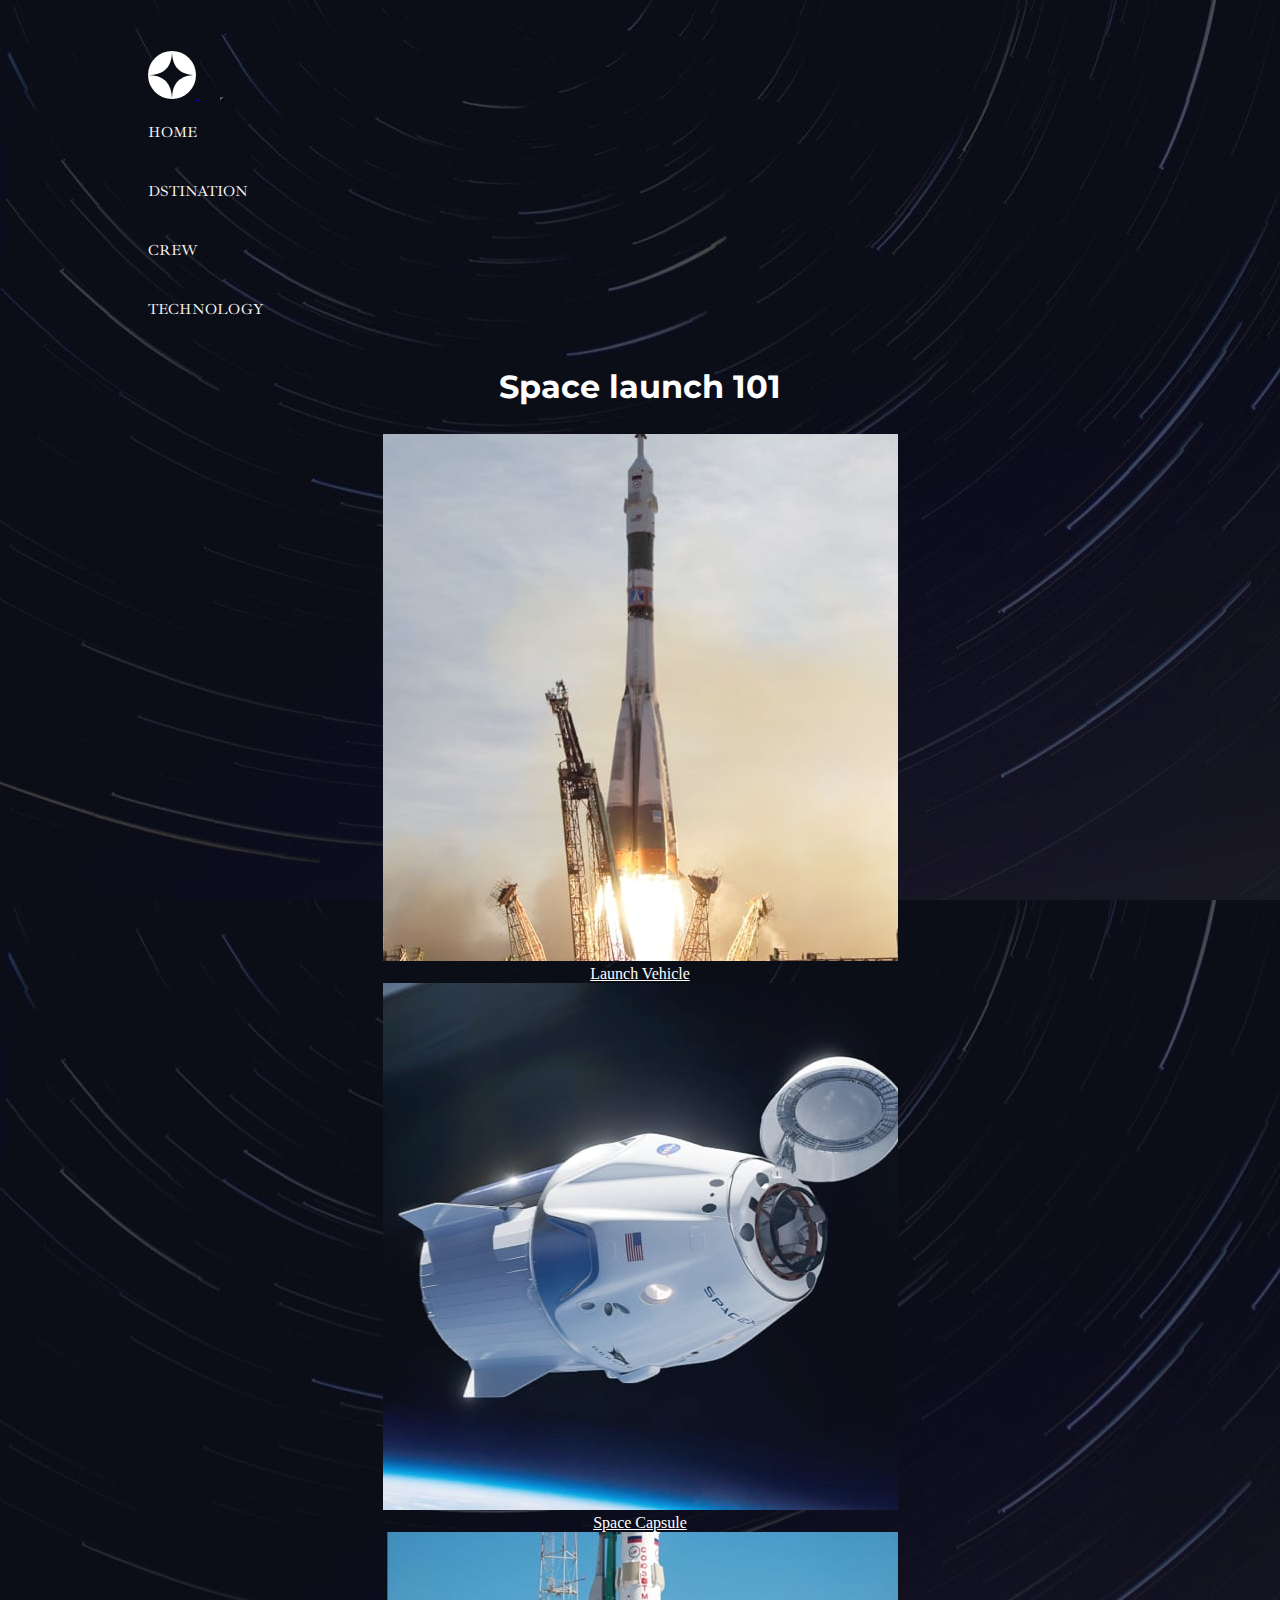
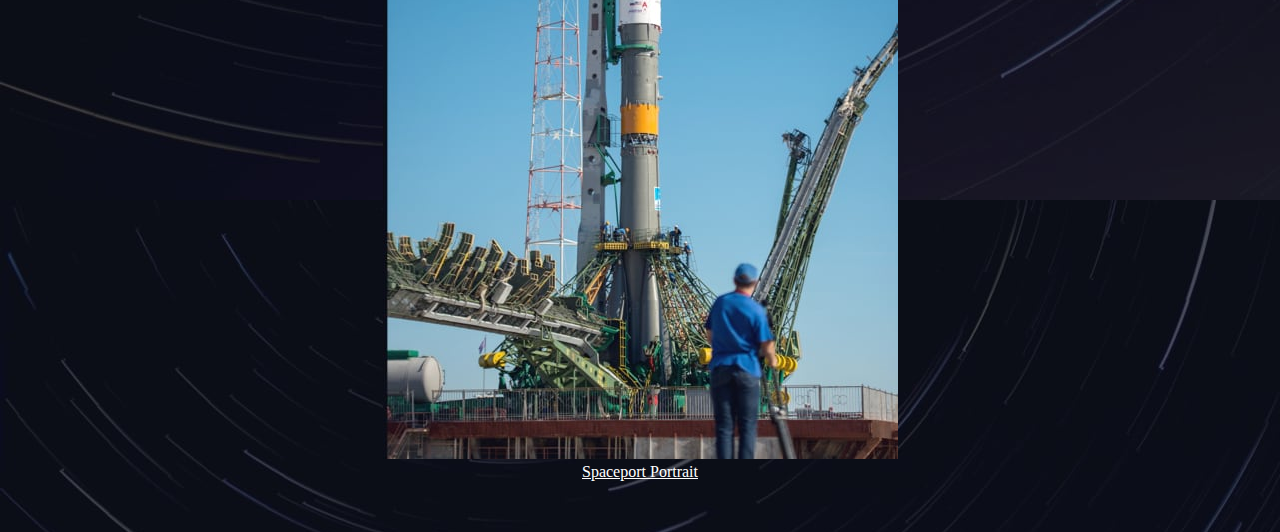
<file: Technology.html>
<!DOCTYPE html>
<html lang="en">

<head>
  <meta charset="UTF-8">
  <meta name="viewport"
        content="width=device-width, initial-scale=1.0">

  <link rel="icon"
        type="image/png"
        sizes="32x32"
        href="./assets/favicon-32x32.png">

  <title>Frontend Mentor | Space tourism website</title>
  <!-- bootstrp cdn -->
  <link href="https://cdn.jsdelivr.net/npm/bootstrap@5.2.0/dist/css/bootstrap.min.css"
        rel="stylesheet"
        integrity="sha384-gH2yIJqKdNHPEq0n4Mqa/HGKIhSkIHeL5AyhkYV8i59U5AR6csBvApHHNl/vI1Bx"
        crossorigin="anonymous">
  <script src="https://cdn.jsdelivr.net/npm/bootstrap@5.2.0/dist/js/bootstrap.bundle.min.js"
          integrity="sha384-A3rJD856KowSb7dwlZdYEkO39Gagi7vIsF0jrRAoQmDKKtQBHUuLZ9AsSv4jD4Xa"
          crossorigin="anonymous"></script>
  <!-- favicon -->
  <link rel="icon"
        type="image/png"
        sizes="32x32"
        href="./assets/favicon-32x32.png">
  <!-- title -->
  <title>Space tourism website</title>
  <!-- stylesheet link -->
  <link rel="stylesheet"
        href="css\syle-destination.css">

  <!-- google font -->
  <link rel="preconnect"
        href="https://fonts.googleapis.com">
  <link rel="preconnect"
        href="https://fonts.gstatic.com"
        crossorigin>
  <link href="https://fonts.googleapis.com/css2?family=Ibarra+Real+Nova&family=Montserrat:ital,wght@0,700;0,900;1,900&family=Ubuntu:ital,wght@0,300;0,500;0,700;1,300;1,400;1,500;1,700&display=swap"
        rel="stylesheet">
</head>

<body class="background-technology">

  <nav class="navbar navbar-expand-lg ">
    <div class="container-fluid">
      <a class="navbar-brand"
         href="index.html"> <img src="./assets/shared/logo.svg"
             alt="logo"> </a>
      <button class="navbar-toggler"
              type="button"
              data-bs-toggle="collapse"
              data-bs-target="#navbarSupportedContent"
              aria-controls="navbarSupportedContent"
              aria-expanded="false"
              aria-label="Toggle navigation">
        <span class="navbar-toggler-icon"></span>
      </button>
      <div class="collapse navbar-collapse"
           id="navbarSupportedContent">
        <ul class="navbar-nav ms-auto mb-2 mb-lg-0">
          <li class="nav-item">
            <a class="nav-link"
               aria-current="page"
               href="index.html">Home</a>
          </li>
          <li class="nav-item">
            <a class="nav-link"
               href="destination.html">Dstination</a>
          </li>
          <li class="nav-item">
            <a class="nav-link"
               href="crew.html">Crew</a>
          </li>
          <li class="nav-item">
            <a class="nav-link"
               href="Technology.html">Technology</a>
          </li>
      </div>
    </div>
  </nav>

  <h1 class="heading">Space launch 101</h1>
  <div class="row">


    <div class="col-md-4 col-sm-4 col-12">
      <div class="card">
        <a href="technology-vehicle.html"><img class="card-img-top"
               src="css\technology\image-launch-vehicle-portrait.jpg"
               alt="Card image cap"></a>
        <div class="card-body">
          <a class=" btn btn-lg btn-block "
             type="button"
             href="technology-vehicle.html">Launch Vehicle</a>
        </div>
      </div>
    </div>
    <div class="col-md-4 col-sm-4 col-12">
      <div class="card">
        <a href="technology-capsule.html"><img class="card-img-top"
               src="css\technology\image-space-capsule-portrait.jpg"
               alt="Card image cap"></a>
        <div class="card-body">
          <a class=" btn btn-lg btn-block "
             type="button"
             href="technology-capsule.html">Space Capsule</a>
        </div>
      </div>

    </div>
    <div class="col-md-4 col-sm-4 col-12">
      <div class="card">
        <a href="technology-spaceport.html"><img class="card-img-top"
               src="css\technology\image-spaceport-portrait.jpg"
               alt="Card image cap"></a>
        <div class="card-body">
          <a class=" btn btn-lg btn-block "
             type="button"
             href="technology-spaceport.html">Spaceport Portrait</a>
        </div>
      </div>
    </div>
  </div>

</body>

</html>
</file>
<file: css/style.css>
* {
  margin: 0;
  padding: 0;
}

h1 {
  font-size: 100px;
  font-family: 'Montserrat', sans-serif;
  /* text-align: center; */
}

h4 {
  font-size: 1rem;
  line-height: 180%;
}

h3 {
  color: black;
  font-size: 40px;
  padding: 37% 16%;
  font-family: 'Ibarra Real Nova', serif;
  /* text-align: center; */
}

a {
  margin: 10px 20px;
}

/* Backgroun */
.background {
  background-image: url("home/background-home-desktop.jpg");
  padding: 4% 10%;
  color: #fff;
}


/* Navbar */
.navbar {
  -webkit-backdrop-filter: transparent(8px);
  backdrop-filter: transparent(8px);

}

.nav-link {
  color: #F9F9F9;
  font-size: 15px;
  font-family: 'Ibarra Real Nova', serif;
}

.navbar-toggler {
  background-color: #F9F9F9;
}

.nav-link:hover {
  color: white;

}

.row {
  padding: 8px;
  display: flex;
  flex-direction: row;
}

ul {
  display: flex;
  flex-direction: column;
  align-items: start;
  list-style-type: none;
}

ul li {
  padding: 6px 0;
}

ul li a {
  position: relative;
  display: block;
  text-decoration: none;
  font-family: "Lato";
  font-size: 2rem;
  ;
  color: #ecf0f1;
  text-transform: uppercase;
  padding: 4px 0;
  transition: 0.5s;
}

ul li a::after {
  position: absolute;
  content: "";
  width: 100%;
  height: 3px;
  top: 100%;
  left: 0;
  background: #ff7000;
  transition: transform 0.5s;
  transform: scaleX(0);
  transform-origin: right;
}

ul li a:hover {
  color: #95a5a6;
}

ul li a:hover::after {
  transform: scaleX(1);
  transform-origin: left;
}

/* **************************content ***************************/
.content {
  padding-top: 90px;
  width: 100%;
}

/* *****************************circle div **************************/
.circle {
  height: 200px;
  width: 200px;
  background-color: #fff;
  border-radius: 50%;
  display: inline-block;
  text-align: center;
  margin-top: 45%;
  margin-left: 35%;
}

.Explore {
  text-align: center;
}

/* ***************************tablet********************* */
@media screen and (max-width: 767px) {

  .background {
    background-image: url("home/background-home-tablet.jpg");
    padding: 3% 10%;
    color: #fff;
  }

  .circle {
    height: 180px;
    width: 180px;
    background-color: #fff;
    border-radius: 50%;
    display: inline-block;
    margin: 20%;
    text-align: center;
    margin: 0% 10%;
  }

  .content {
    text-align: center;
  }

  h1 {
    font-size: 6rem;
    font-family: 'Montserrat', sans-serif;

    /* text-align: center; */
  }

  h4 {
    font-size: 1rem;
    font-family: 'Ubuntu', sans-serif;
    line-height: 230%;
  }

  h2 {

    font-size: 2rem;
    font-family: 'Ubuntu', sans-serif;

    /* text-align: center; */
  }
}

/******************************** Mobile**********************/
@media (max-width:375px) {
  .background {
    background-image: url("home/background-home-mobile.jpg");
    padding: 3% 10%;
    color: #fff;
  }

  .circle {
    height: 100px;
    width: 100px;
    background-color: #fff;
    border-radius: 50%;
    display: inline-block;
    margin: 20%;

    margin: 0% 10%;
    text-align: center;
  }

  .content {
    text-align: center;
  }

  h1 {
    font-size: 4rem;
    font-family: 'Montserrat', sans-serif;
    /* text-align: center; */
  }

  h4 {
    font-size: 0.5rem;
    line-height: 200%;
  }

  h2 {

    font-size: 1rem;

    /* text-align: center; */
  }
}
</file>
